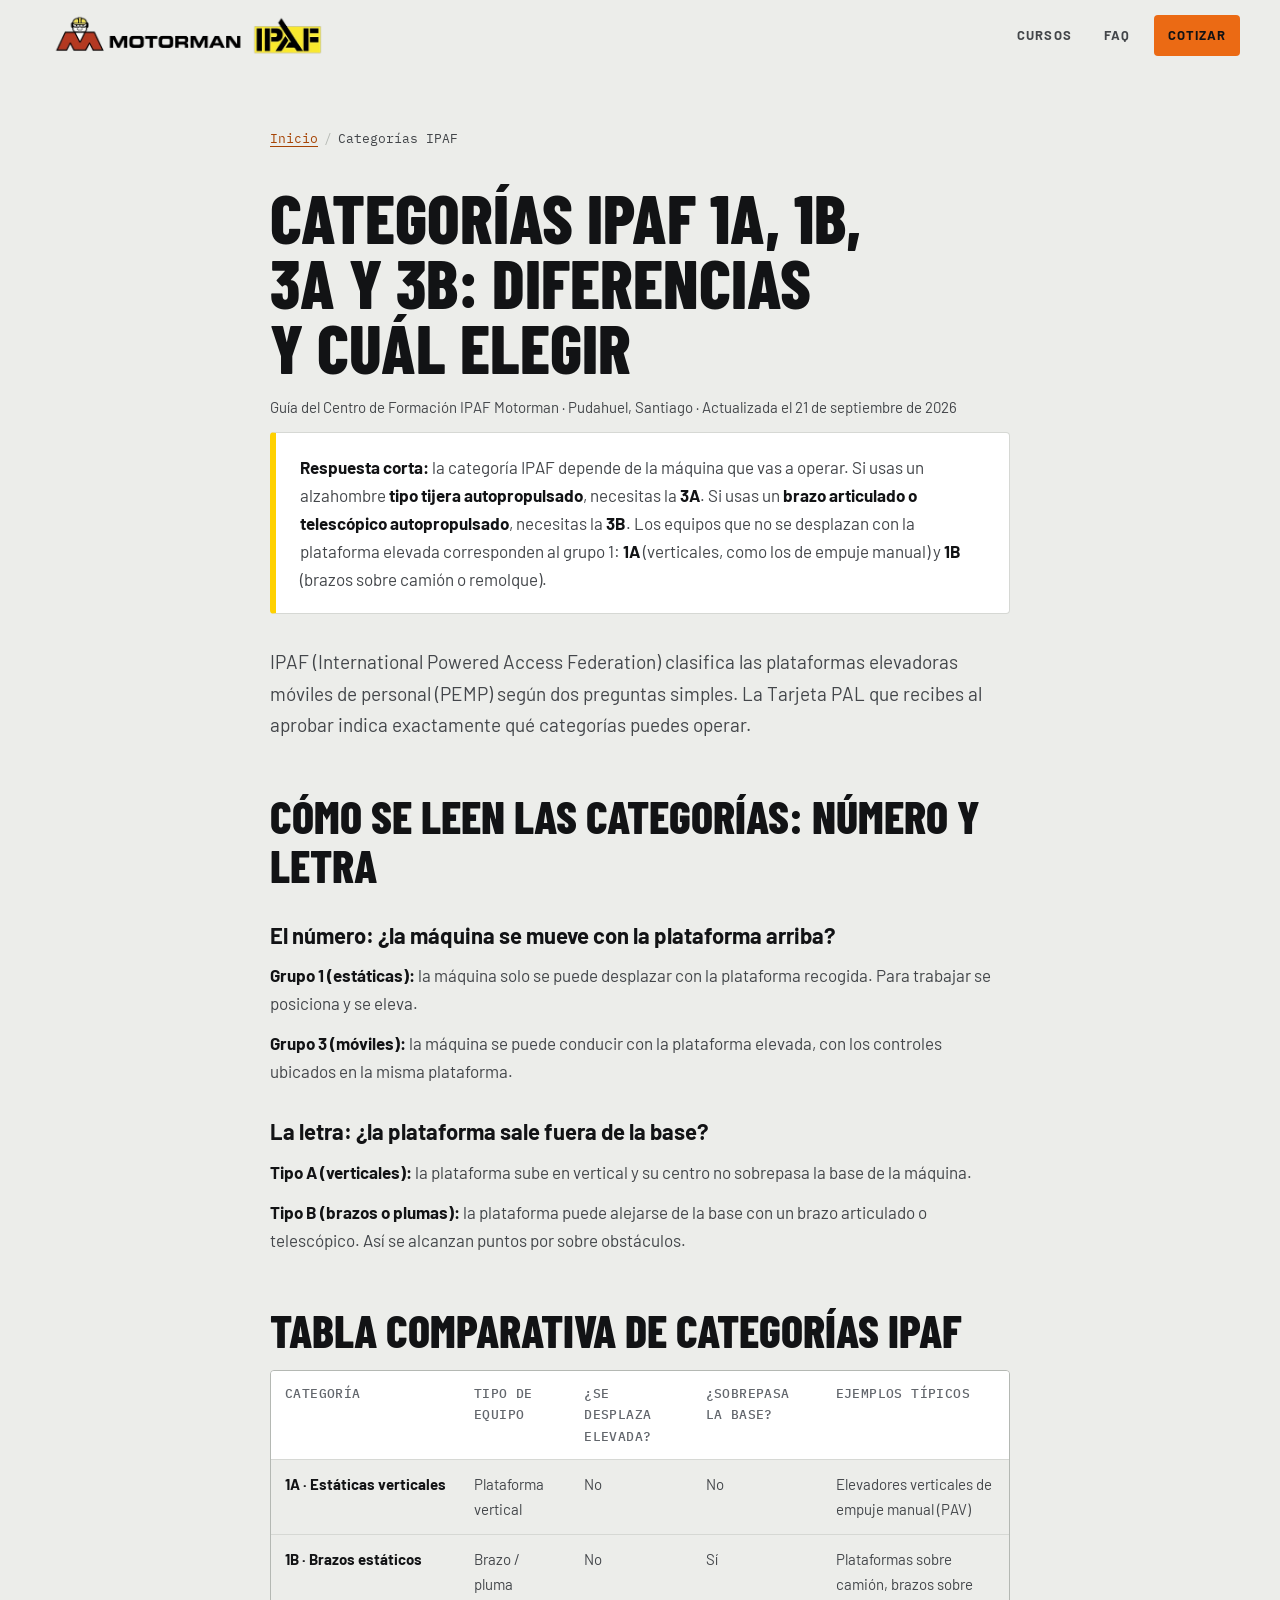
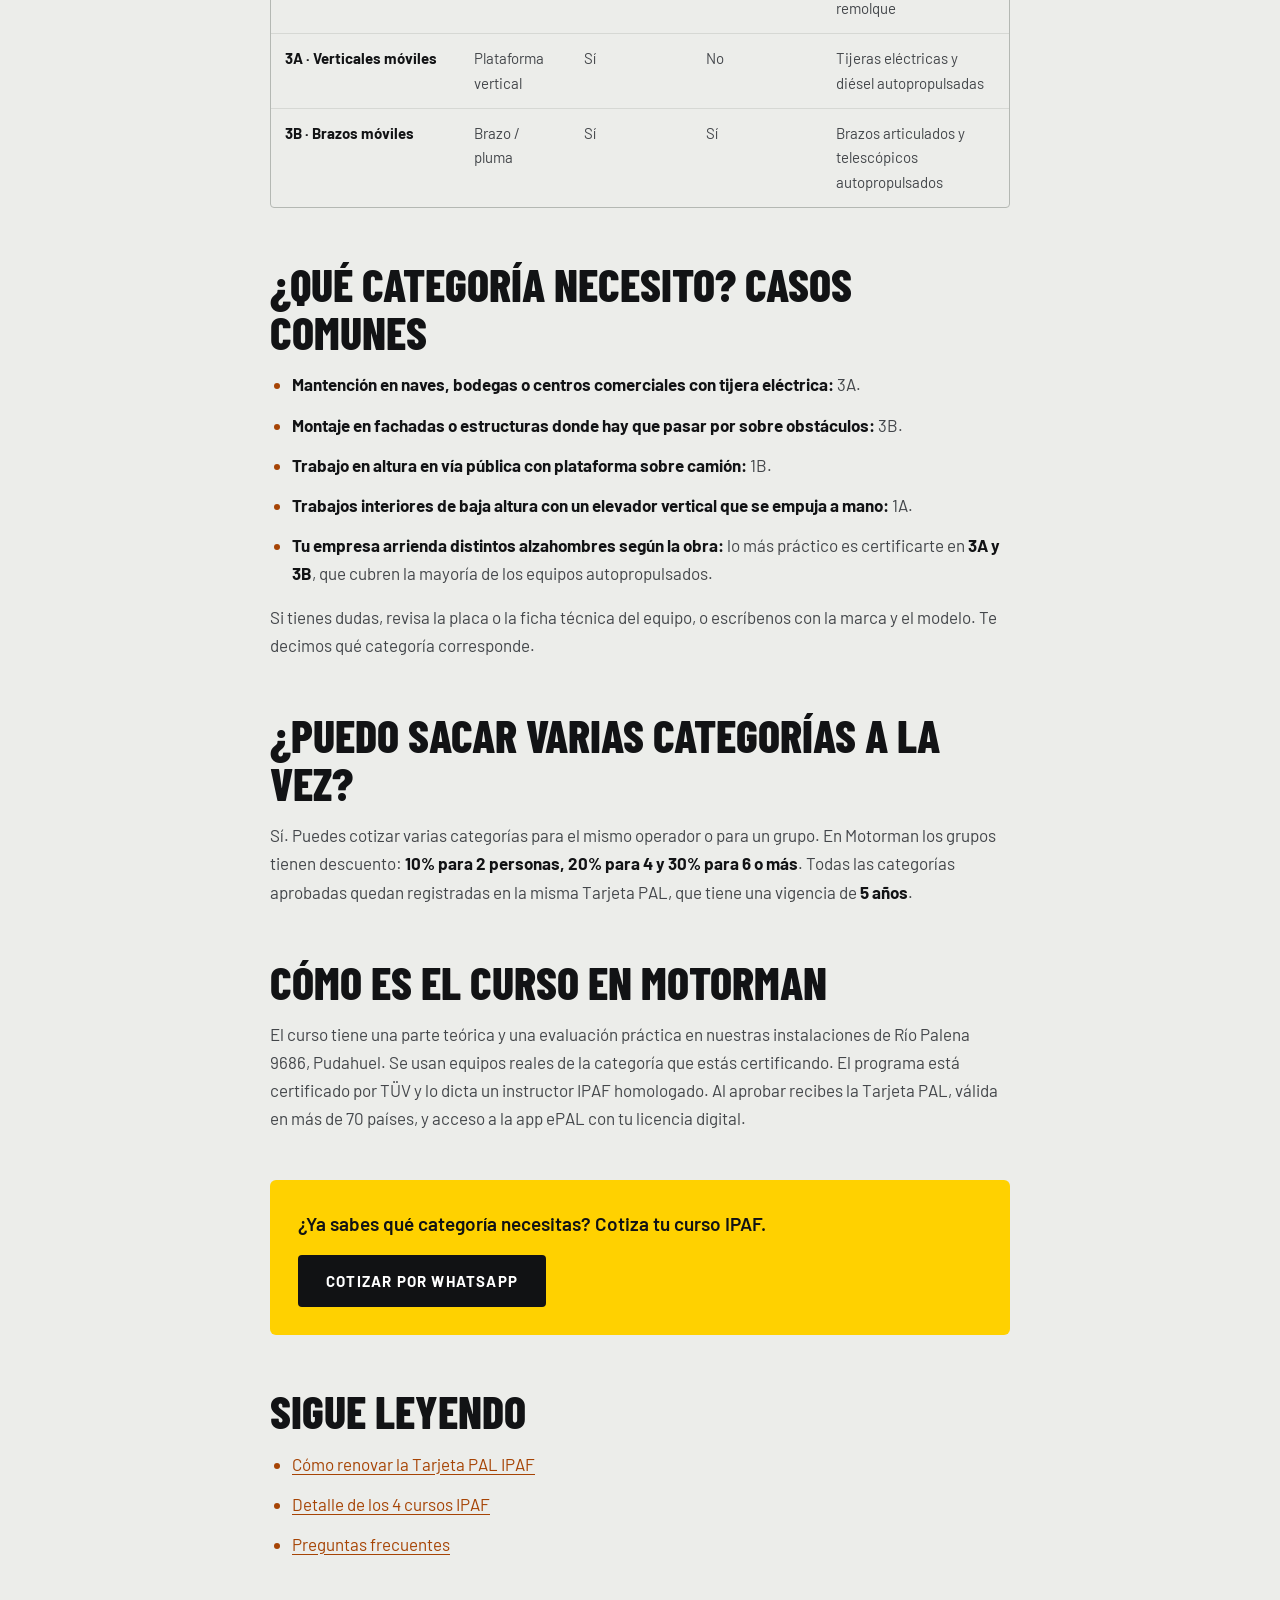
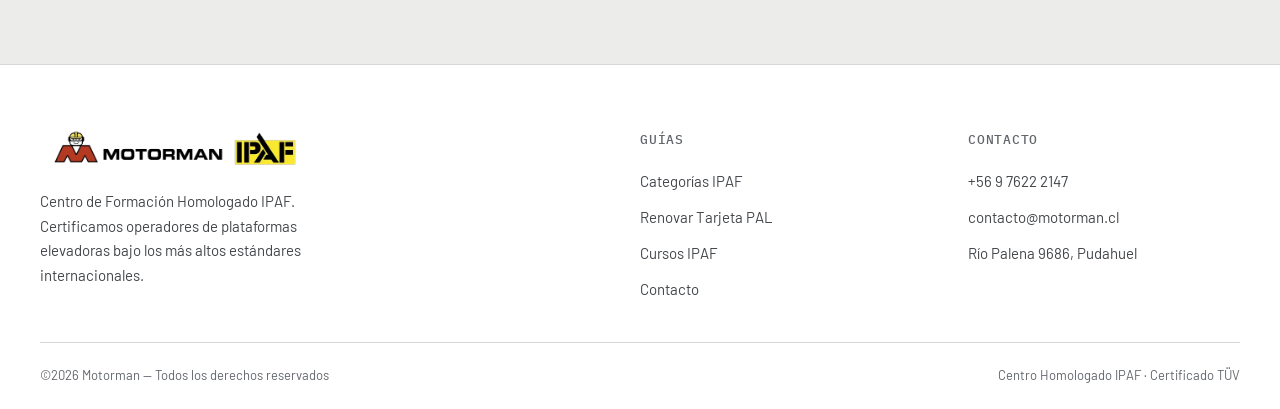
<file: guias/categorias-ipaf/index.html>
<!DOCTYPE html>
<html lang="es-CL">
<head>
<meta charset="utf-8">
<meta name="viewport" content="width=device-width, initial-scale=1">

<title>Categorías IPAF 1A, 1B, 3A y 3B: cuál elegir · Motorman</title>
<meta name="description" content="Diferencias entre las categorías IPAF 1A, 1B, 3A y 3B: qué alzahombre cubre cada una (tijera, brazo articulado, sobre camión) y cómo elegir tu curso.">
<meta name="robots" content="index, follow, max-image-preview:large, max-snippet:-1">
<meta name="author" content="Motorman IPAF">
<meta name="theme-color" content="#ecedea">
<link rel="canonical" href="https://ipaf.cl/guias/categorias-ipaf/">

<meta property="og:type" content="article">
<meta property="og:title" content="Categorías IPAF 1A, 1B, 3A y 3B: diferencias y cuál elegir">
<meta property="og:description" content="Qué plataforma elevadora cubre cada categoría IPAF y cómo elegir el curso correcto para tu alzahombre.">
<meta property="og:image" content="https://ipaf.cl/img/banner/og-ipaf-motorman.jpg">
<meta property="og:image:width" content="1200">
<meta property="og:image:height" content="630">
<meta property="og:url" content="https://ipaf.cl/guias/categorias-ipaf/">
<meta property="og:locale" content="es_CL">
<meta property="og:site_name" content="Motorman IPAF">
<meta name="twitter:card" content="summary_large_image">

<link rel="icon" type="image/png" sizes="32x32" href="/img/logo/logo-ipaf-32.png">
<link rel="icon" type="image/png" sizes="192x192" href="/img/logo/logo-ipaf-192.png">
<link rel="apple-touch-icon" href="/img/logo/logo-ipaf-192.png">

<link rel="preconnect" href="https://fonts.googleapis.com">
<link rel="preconnect" href="https://fonts.gstatic.com" crossorigin>
<link rel="stylesheet" href="https://fonts.googleapis.com/css2?family=Barlow+Condensed:wght@600;700;800&family=Barlow:ital,wght@0,400;0,500;0,600;0,700;1,400&family=IBM+Plex+Mono:wght@500&display=swap">
<link rel="stylesheet" href="https://fonts.googleapis.com/icon?family=Material+Icons" media="print" onload="this.media='all'">
<noscript><link rel="stylesheet" href="https://fonts.googleapis.com/icon?family=Material+Icons"></noscript>

<!-- ===== GOOGLE TAG MANAGER + GA4 (igual que la home) ===== -->
<script>(function(w,d,s,l,i){w[l]=w[l]||[];w[l].push({'gtm.start':
new Date().getTime(),event:'gtm.js'});var f=d.getElementsByTagName(s)[0],
j=d.createElement(s),dl=l!='dataLayer'?'&l='+l:'';j.async=true;j.src=
'https://www.googletagmanager.com/gtm.js?id='+i+dl;f.parentNode.insertBefore(j,f);
})(window,document,'script','dataLayer','GTM-T5NBWGFS');</script>
<script async src="https://www.googletagmanager.com/gtag/js?id=G-RLBTQGY7ZK"></script>
<script>
window.dataLayer = window.dataLayer || [];
function gtag(){dataLayer.push(arguments);}
gtag('js', new Date());
gtag('config', 'G-RLBTQGY7ZK');
</script>

<link rel="stylesheet" href="/styles.css?v=9">

<script type="application/ld+json">
{
  "@context": "https://schema.org",
  "@graph": [
    {
      "@type": "Article",
      "@id": "https://ipaf.cl/guias/categorias-ipaf/#article",
      "headline": "Categorías IPAF 1A, 1B, 3A y 3B: diferencias y cuál elegir",
      "description": "Diferencias entre las categorías IPAF 1A, 1B, 3A y 3B: qué alzahombre cubre cada una y cómo elegir tu curso.",
      "image": "https://ipaf.cl/img/banner/og-ipaf-motorman.jpg",
      "inLanguage": "es-CL",
      "datePublished": "2026-09-21",
      "dateModified": "2026-09-21",
      "mainEntityOfPage": "https://ipaf.cl/guias/categorias-ipaf/",
      "author": { "@id": "https://ipaf.cl/#centro" },
      "publisher": { "@id": "https://www.motorman.cl/#organization" },
      "about": [
        { "@id": "https://ipaf.cl/#curso-1a" },
        { "@id": "https://ipaf.cl/#curso-1b" },
        { "@id": "https://ipaf.cl/#curso-3a" },
        { "@id": "https://ipaf.cl/#curso-3b" }
      ]
    },
    {
      "@type": "BreadcrumbList",
      "itemListElement": [
        { "@type": "ListItem", "position": 1, "name": "Inicio", "item": "https://ipaf.cl/" },
        { "@type": "ListItem", "position": 2, "name": "Categorías IPAF", "item": "https://ipaf.cl/guias/categorias-ipaf/" }
      ]
    }
  ]
}
</script>
</head>

<body class="light">
<!-- Tema claro por defecto; si el visitante eligió oscuro, se respeta -->
<script>try{if(localStorage.getItem('ipaf-theme')==='dark')document.body.classList.remove('light')}catch(e){}</script>

<header id="header" class="guia-header">
  <a href="/" class="header-logo" aria-label="Motorman IPAF — Inicio">
    <img class="logo-dark"  src="/img/logo/logo-motorman-ipaf-oscuro.webp" alt="Motorman — Centro Homologado IPAF Chile" width="337" height="50">
    <img class="logo-light" src="/img/logo/logo-motorman-ipaf-claro.webp" alt="Motorman — Centro Homologado IPAF Chile" width="337" height="50">
  </a>
  <nav class="guia-header-links" aria-label="Navegación">
    <a href="/#cursos">Cursos</a>
    <a href="/#faq">FAQ</a>
    <a href="https://wa.me/56976222147?text=Hola,%20quiero%20saber%20qu%C3%A9%20categor%C3%ADa%20IPAF%20necesito" target="_blank" rel="noopener" class="guia-cta">Cotizar</a>
  </nav>
</header>

<main class="guia">
  <article class="container">
    <nav class="guia-breadcrumb" aria-label="Ruta de navegación">
      <ol>
        <li><a href="/">Inicio</a></li>
        <li aria-current="page">Categorías IPAF</li>
      </ol>
    </nav>

    <h1>Categorías IPAF 1A, 1B, 3A y 3B: diferencias y cuál elegir</h1>
    <p class="guia-meta">Guía del Centro de Formación IPAF Motorman · Pudahuel, Santiago · Actualizada el 21 de septiembre de 2026</p>

    <div class="guia-resumen">
      <p><strong>Respuesta corta:</strong> la categoría IPAF depende de la máquina que vas a operar. Si usas un alzahombre <strong>tipo tijera autopropulsado</strong>, necesitas la <strong>3A</strong>. Si usas un <strong>brazo articulado o telescópico autopropulsado</strong>, necesitas la <strong>3B</strong>. Los equipos que no se desplazan con la plataforma elevada corresponden al grupo 1: <strong>1A</strong> (verticales, como los de empuje manual) y <strong>1B</strong> (brazos sobre camión o remolque).</p>
    </div>

    <p class="guia-lead">IPAF (International Powered Access Federation) clasifica las plataformas elevadoras móviles de personal (PEMP) según dos preguntas simples. La Tarjeta PAL que recibes al aprobar indica exactamente qué categorías puedes operar.</p>

    <h2>Cómo se leen las categorías: número y letra</h2>
    <h3>El número: ¿la máquina se mueve con la plataforma arriba?</h3>
    <p><strong>Grupo 1 (estáticas):</strong> la máquina solo se puede desplazar con la plataforma recogida. Para trabajar se posiciona y se eleva.</p>
    <p><strong>Grupo 3 (móviles):</strong> la máquina se puede conducir con la plataforma elevada, con los controles ubicados en la misma plataforma.</p>

    <h3>La letra: ¿la plataforma sale fuera de la base?</h3>
    <p><strong>Tipo A (verticales):</strong> la plataforma sube en vertical y su centro no sobrepasa la base de la máquina.</p>
    <p><strong>Tipo B (brazos o plumas):</strong> la plataforma puede alejarse de la base con un brazo articulado o telescópico. Así se alcanzan puntos por sobre obstáculos.</p>

    <h2>Tabla comparativa de categorías IPAF</h2>
    <div class="guia-tabla">
      <table>
        <thead>
          <tr><th>Categoría</th><th>Tipo de equipo</th><th>¿Se desplaza elevada?</th><th>¿Sobrepasa la base?</th><th>Ejemplos típicos</th></tr>
        </thead>
        <tbody>
          <tr><td>1A · Estáticas verticales</td><td>Plataforma vertical</td><td>No</td><td>No</td><td>Elevadores verticales de empuje manual (PAV)</td></tr>
          <tr><td>1B · Brazos estáticos</td><td>Brazo / pluma</td><td>No</td><td>Sí</td><td>Plataformas sobre camión, brazos sobre remolque</td></tr>
          <tr><td>3A · Verticales móviles</td><td>Plataforma vertical</td><td>Sí</td><td>No</td><td>Tijeras eléctricas y diésel autopropulsadas</td></tr>
          <tr><td>3B · Brazos móviles</td><td>Brazo / pluma</td><td>Sí</td><td>Sí</td><td>Brazos articulados y telescópicos autopropulsados</td></tr>
        </tbody>
      </table>
    </div>

    <h2>¿Qué categoría necesito? Casos comunes</h2>
    <ul>
      <li><strong>Mantención en naves, bodegas o centros comerciales con tijera eléctrica:</strong> 3A.</li>
      <li><strong>Montaje en fachadas o estructuras donde hay que pasar por sobre obstáculos:</strong> 3B.</li>
      <li><strong>Trabajo en altura en vía pública con plataforma sobre camión:</strong> 1B.</li>
      <li><strong>Trabajos interiores de baja altura con un elevador vertical que se empuja a mano:</strong> 1A.</li>
      <li><strong>Tu empresa arrienda distintos alzahombres según la obra:</strong> lo más práctico es certificarte en <strong>3A y 3B</strong>, que cubren la mayoría de los equipos autopropulsados.</li>
    </ul>
    <p>Si tienes dudas, revisa la placa o la ficha técnica del equipo, o escríbenos con la marca y el modelo. Te decimos qué categoría corresponde.</p>

    <h2>¿Puedo sacar varias categorías a la vez?</h2>
    <p>Sí. Puedes cotizar varias categorías para el mismo operador o para un grupo. En Motorman los grupos tienen descuento: <strong>10% para 2 personas, 20% para 4 y 30% para 6 o más</strong>. Todas las categorías aprobadas quedan registradas en la misma Tarjeta PAL, que tiene una vigencia de <strong>5 años</strong>.</p>

    <h2>Cómo es el curso en Motorman</h2>
    <p>El curso tiene una parte teórica y una evaluación práctica en nuestras instalaciones de Río Palena 9686, Pudahuel. Se usan equipos reales de la categoría que estás certificando. El programa está certificado por TÜV y lo dicta un instructor IPAF homologado. Al aprobar recibes la Tarjeta PAL, válida en más de 70 países, y acceso a la app ePAL con tu licencia digital.</p>

    <div class="guia-cta-box">
      <p>¿Ya sabes qué categoría necesitas? Cotiza tu curso IPAF.</p>
      <a href="https://wa.me/56976222147?text=Hola,%20quiero%20cotizar%20un%20curso%20IPAF" target="_blank" rel="noopener" class="btn-primary-gold">Cotizar por WhatsApp</a>
    </div>

    <div class="guia-relacionadas">
      <h2>Sigue leyendo</h2>
      <ul>
        <li><a href="/guias/renovar-tarjeta-pal/">Cómo renovar la Tarjeta PAL IPAF</a></li>
        <li><a href="/#cursos">Detalle de los 4 cursos IPAF</a></li>
        <li><a href="/#faq">Preguntas frecuentes</a></li>
      </ul>
    </div>
  </article>
</main>

<footer>
  <div class="container">
    <div class="footer-inner">
      <div>
        <img src="/img/logo/logo-motorman-ipaf-oscuro.webp" alt="Motorman IPAF" class="footer-logo footer-logo-dark" width="296" height="44" loading="lazy">
        <img src="/img/logo/logo-motorman-ipaf-claro.webp" alt="Motorman IPAF" class="footer-logo footer-logo-light" width="296" height="44" loading="lazy">
        <p class="footer-about">Centro de Formación Homologado IPAF. Certificamos operadores de plataformas elevadoras bajo los más altos estándares internacionales.</p>
      </div>
      <div>
        <div class="footer-links-title">Guías</div>
        <ul class="footer-links">
          <li><a href="/guias/categorias-ipaf/">Categorías IPAF</a></li>
          <li><a href="/guias/renovar-tarjeta-pal/">Renovar Tarjeta PAL</a></li>
          <li><a href="/#cursos">Cursos IPAF</a></li>
          <li><a href="/#contact">Contacto</a></li>
        </ul>
      </div>
      <div>
        <div class="footer-links-title">Contacto</div>
        <ul class="footer-links">
          <li><a href="https://wa.me/56976222147" target="_blank" rel="noopener">+56 9 7622 2147</a></li>
          <li><a href="mailto:contacto@motorman.cl">contacto@motorman.cl</a></li>
          <li><a href="https://www.google.com/maps/dir/?api=1&amp;destination=Rio+Palena+9686,+Pudahuel,+Santiago,+Chile" target="_blank" rel="noopener">Río Palena 9686, Pudahuel</a></li>
        </ul>
      </div>
    </div>
    <div class="footer-bottom">
      <span class="footer-copyright">©2026 Motorman — Todos los derechos reservados</span>
      <span class="footer-copyright">Centro Homologado IPAF · Certificado TÜV</span>
    </div>
  </div>
</footer>

</body>
</html>
</file>
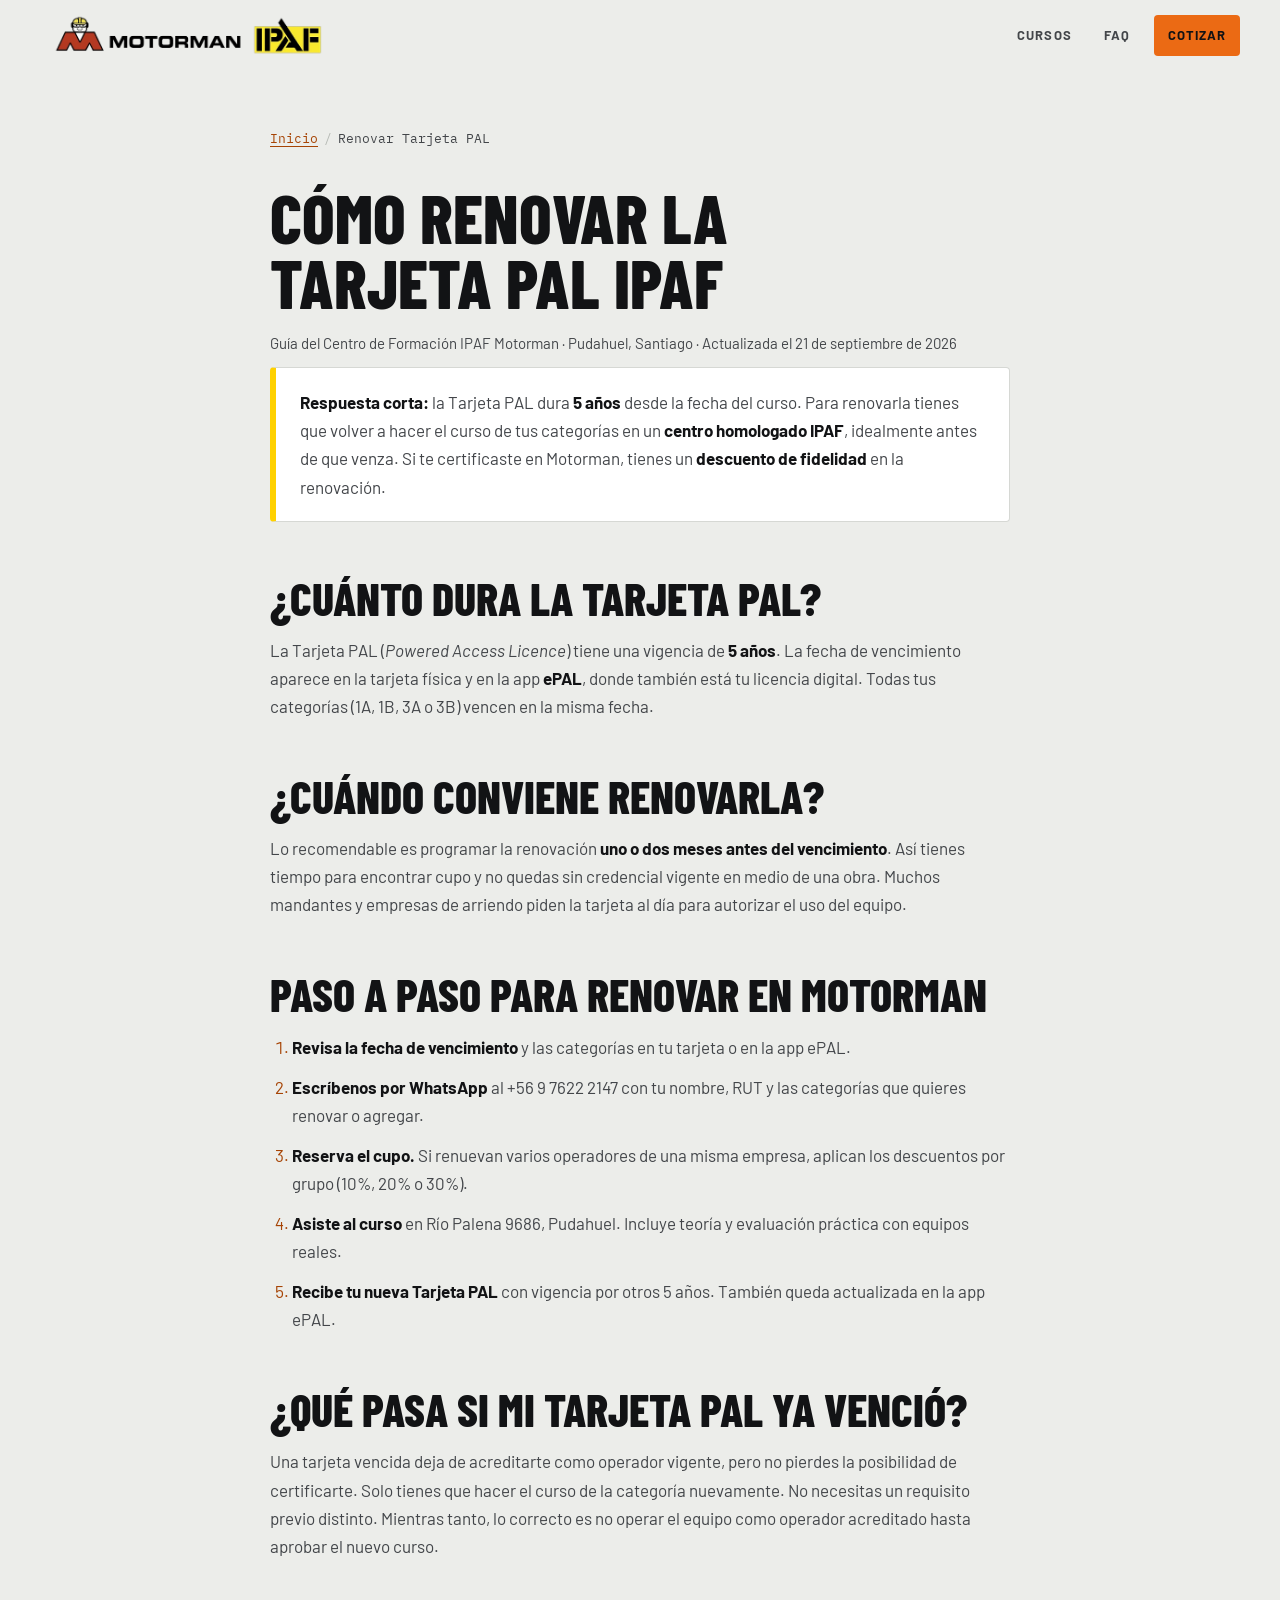
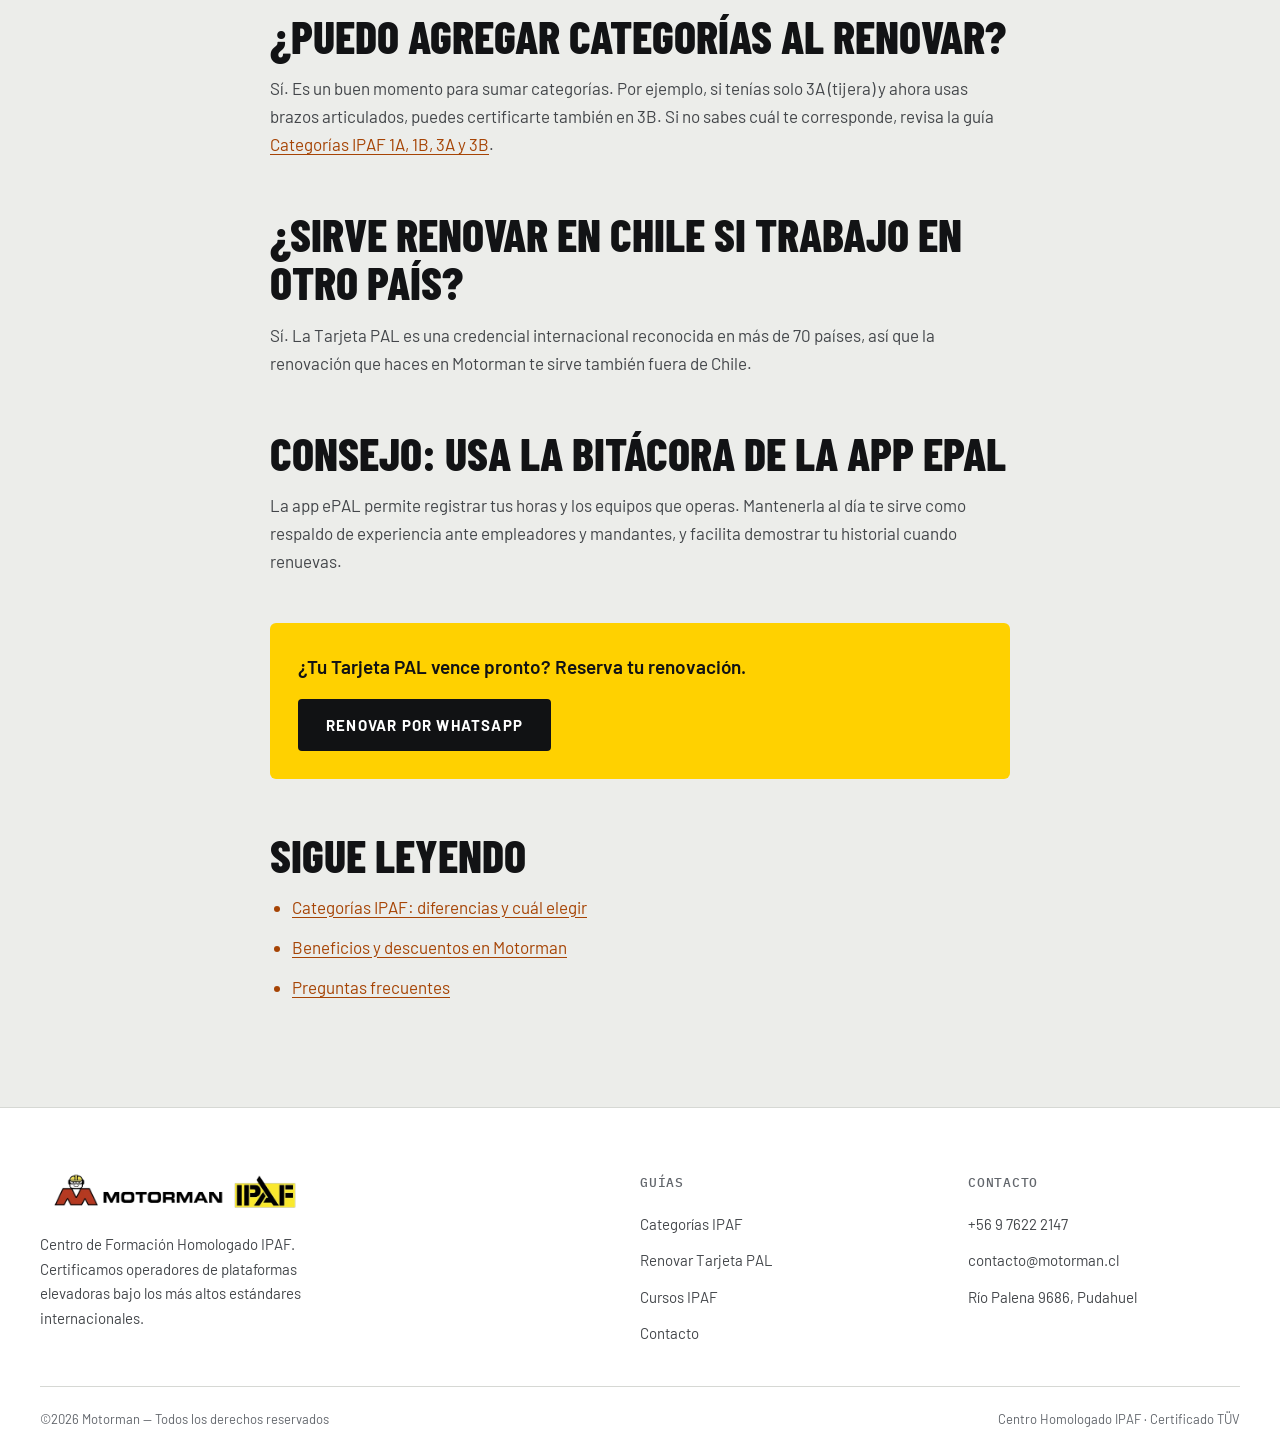
<file: guias/renovar-tarjeta-pal/index.html>
<!DOCTYPE html>
<html lang="es-CL">
<head>
<meta charset="utf-8">
<meta name="viewport" content="width=device-width, initial-scale=1">

<title>Cómo renovar la Tarjeta PAL IPAF en Chile · Motorman</title>
<meta name="description" content="Cómo renovar la Tarjeta PAL IPAF: vigencia de 5 años, cuándo hacerlo, qué pasa si venció y cómo es el curso de renovación en Motorman, Santiago.">
<meta name="robots" content="index, follow, max-image-preview:large, max-snippet:-1">
<meta name="author" content="Motorman IPAF">
<meta name="theme-color" content="#ecedea">
<link rel="canonical" href="https://ipaf.cl/guias/renovar-tarjeta-pal/">

<meta property="og:type" content="article">
<meta property="og:title" content="Cómo renovar la Tarjeta PAL IPAF">
<meta property="og:description" content="Vigencia, plazos y pasos para renovar tu Tarjeta PAL con un centro homologado IPAF en Santiago.">
<meta property="og:image" content="https://ipaf.cl/img/banner/og-ipaf-motorman.jpg">
<meta property="og:image:width" content="1200">
<meta property="og:image:height" content="630">
<meta property="og:url" content="https://ipaf.cl/guias/renovar-tarjeta-pal/">
<meta property="og:locale" content="es_CL">
<meta property="og:site_name" content="Motorman IPAF">
<meta name="twitter:card" content="summary_large_image">

<link rel="icon" type="image/png" sizes="32x32" href="/img/logo/logo-ipaf-32.png">
<link rel="icon" type="image/png" sizes="192x192" href="/img/logo/logo-ipaf-192.png">
<link rel="apple-touch-icon" href="/img/logo/logo-ipaf-192.png">

<link rel="preconnect" href="https://fonts.googleapis.com">
<link rel="preconnect" href="https://fonts.gstatic.com" crossorigin>
<link rel="stylesheet" href="https://fonts.googleapis.com/css2?family=Barlow+Condensed:wght@600;700;800&family=Barlow:ital,wght@0,400;0,500;0,600;0,700;1,400&family=IBM+Plex+Mono:wght@500&display=swap">
<link rel="stylesheet" href="https://fonts.googleapis.com/icon?family=Material+Icons" media="print" onload="this.media='all'">
<noscript><link rel="stylesheet" href="https://fonts.googleapis.com/icon?family=Material+Icons"></noscript>

<!-- ===== GOOGLE TAG MANAGER + GA4 (igual que la home) ===== -->
<script>(function(w,d,s,l,i){w[l]=w[l]||[];w[l].push({'gtm.start':
new Date().getTime(),event:'gtm.js'});var f=d.getElementsByTagName(s)[0],
j=d.createElement(s),dl=l!='dataLayer'?'&l='+l:'';j.async=true;j.src=
'https://www.googletagmanager.com/gtm.js?id='+i+dl;f.parentNode.insertBefore(j,f);
})(window,document,'script','dataLayer','GTM-T5NBWGFS');</script>
<script async src="https://www.googletagmanager.com/gtag/js?id=G-RLBTQGY7ZK"></script>
<script>
window.dataLayer = window.dataLayer || [];
function gtag(){dataLayer.push(arguments);}
gtag('js', new Date());
gtag('config', 'G-RLBTQGY7ZK');
</script>

<link rel="stylesheet" href="/styles.css?v=9">

<script type="application/ld+json">
{
  "@context": "https://schema.org",
  "@graph": [
    {
      "@type": "Article",
      "@id": "https://ipaf.cl/guias/renovar-tarjeta-pal/#article",
      "headline": "Cómo renovar la Tarjeta PAL IPAF",
      "description": "Vigencia de la Tarjeta PAL, cuándo renovarla, qué pasa si venció y cómo es el curso de renovación en Motorman.",
      "image": "https://ipaf.cl/img/banner/og-ipaf-motorman.jpg",
      "inLanguage": "es-CL",
      "datePublished": "2026-09-21",
      "dateModified": "2026-09-21",
      "mainEntityOfPage": "https://ipaf.cl/guias/renovar-tarjeta-pal/",
      "author": { "@id": "https://ipaf.cl/#centro" },
      "publisher": { "@id": "https://www.motorman.cl/#organization" },
      "about": { "@id": "https://ipaf.cl/#servicio" }
    },
    {
      "@type": "BreadcrumbList",
      "itemListElement": [
        { "@type": "ListItem", "position": 1, "name": "Inicio", "item": "https://ipaf.cl/" },
        { "@type": "ListItem", "position": 2, "name": "Renovar Tarjeta PAL", "item": "https://ipaf.cl/guias/renovar-tarjeta-pal/" }
      ]
    }
  ]
}
</script>
</head>

<body class="light">
<!-- Tema claro por defecto; si el visitante eligió oscuro, se respeta -->
<script>try{if(localStorage.getItem('ipaf-theme')==='dark')document.body.classList.remove('light')}catch(e){}</script>

<header id="header" class="guia-header">
  <a href="/" class="header-logo" aria-label="Motorman IPAF — Inicio">
    <img class="logo-dark"  src="/img/logo/logo-motorman-ipaf-oscuro.webp" alt="Motorman — Centro Homologado IPAF Chile" width="337" height="50">
    <img class="logo-light" src="/img/logo/logo-motorman-ipaf-claro.webp" alt="Motorman — Centro Homologado IPAF Chile" width="337" height="50">
  </a>
  <nav class="guia-header-links" aria-label="Navegación">
    <a href="/#cursos">Cursos</a>
    <a href="/#faq">FAQ</a>
    <a href="https://wa.me/56976222147?text=Hola,%20quiero%20renovar%20mi%20Tarjeta%20PAL" target="_blank" rel="noopener" class="guia-cta">Cotizar</a>
  </nav>
</header>

<main class="guia">
  <article class="container">
    <nav class="guia-breadcrumb" aria-label="Ruta de navegación">
      <ol>
        <li><a href="/">Inicio</a></li>
        <li aria-current="page">Renovar Tarjeta PAL</li>
      </ol>
    </nav>

    <h1>Cómo renovar la Tarjeta PAL IPAF</h1>
    <p class="guia-meta">Guía del Centro de Formación IPAF Motorman · Pudahuel, Santiago · Actualizada el 21 de septiembre de 2026</p>

    <div class="guia-resumen">
      <p><strong>Respuesta corta:</strong> la Tarjeta PAL dura <strong>5 años</strong> desde la fecha del curso. Para renovarla tienes que volver a hacer el curso de tus categorías en un <strong>centro homologado IPAF</strong>, idealmente antes de que venza. Si te certificaste en Motorman, tienes un <strong>descuento de fidelidad</strong> en la renovación.</p>
    </div>

    <h2>¿Cuánto dura la Tarjeta PAL?</h2>
    <p>La Tarjeta PAL (<em>Powered Access Licence</em>) tiene una vigencia de <strong>5 años</strong>. La fecha de vencimiento aparece en la tarjeta física y en la app <strong>ePAL</strong>, donde también está tu licencia digital. Todas tus categorías (1A, 1B, 3A o 3B) vencen en la misma fecha.</p>

    <h2>¿Cuándo conviene renovarla?</h2>
    <p>Lo recomendable es programar la renovación <strong>uno o dos meses antes del vencimiento</strong>. Así tienes tiempo para encontrar cupo y no quedas sin credencial vigente en medio de una obra. Muchos mandantes y empresas de arriendo piden la tarjeta al día para autorizar el uso del equipo.</p>

    <h2>Paso a paso para renovar en Motorman</h2>
    <ol class="guia-pasos">
      <li><strong>Revisa la fecha de vencimiento</strong> y las categorías en tu tarjeta o en la app ePAL.</li>
      <li><strong>Escríbenos por WhatsApp</strong> al +56 9 7622 2147 con tu nombre, RUT y las categorías que quieres renovar o agregar.</li>
      <li><strong>Reserva el cupo.</strong> Si renuevan varios operadores de una misma empresa, aplican los descuentos por grupo (10%, 20% o 30%).</li>
      <li><strong>Asiste al curso</strong> en Río Palena 9686, Pudahuel. Incluye teoría y evaluación práctica con equipos reales.</li>
      <li><strong>Recibe tu nueva Tarjeta PAL</strong> con vigencia por otros 5 años. También queda actualizada en la app ePAL.</li>
    </ol>

    <h2>¿Qué pasa si mi Tarjeta PAL ya venció?</h2>
    <p>Una tarjeta vencida deja de acreditarte como operador vigente, pero no pierdes la posibilidad de certificarte. Solo tienes que hacer el curso de la categoría nuevamente. No necesitas un requisito previo distinto. Mientras tanto, lo correcto es no operar el equipo como operador acreditado hasta aprobar el nuevo curso.</p>

    <h2>¿Puedo agregar categorías al renovar?</h2>
    <p>Sí. Es un buen momento para sumar categorías. Por ejemplo, si tenías solo 3A (tijera) y ahora usas brazos articulados, puedes certificarte también en 3B. Si no sabes cuál te corresponde, revisa la guía <a href="/guias/categorias-ipaf/">Categorías IPAF 1A, 1B, 3A y 3B</a>.</p>

    <h2>¿Sirve renovar en Chile si trabajo en otro país?</h2>
    <p>Sí. La Tarjeta PAL es una credencial internacional reconocida en más de 70 países, así que la renovación que haces en Motorman te sirve también fuera de Chile.</p>

    <h2>Consejo: usa la bitácora de la app ePAL</h2>
    <p>La app ePAL permite registrar tus horas y los equipos que operas. Mantenerla al día te sirve como respaldo de experiencia ante empleadores y mandantes, y facilita demostrar tu historial cuando renuevas.</p>

    <div class="guia-cta-box">
      <p>¿Tu Tarjeta PAL vence pronto? Reserva tu renovación.</p>
      <a href="https://wa.me/56976222147?text=Hola,%20quiero%20renovar%20mi%20Tarjeta%20PAL" target="_blank" rel="noopener" class="btn-primary-gold">Renovar por WhatsApp</a>
    </div>

    <div class="guia-relacionadas">
      <h2>Sigue leyendo</h2>
      <ul>
        <li><a href="/guias/categorias-ipaf/">Categorías IPAF: diferencias y cuál elegir</a></li>
        <li><a href="/#beneficios">Beneficios y descuentos en Motorman</a></li>
        <li><a href="/#faq">Preguntas frecuentes</a></li>
      </ul>
    </div>
  </article>
</main>

<footer>
  <div class="container">
    <div class="footer-inner">
      <div>
        <img src="/img/logo/logo-motorman-ipaf-oscuro.webp" alt="Motorman IPAF" class="footer-logo footer-logo-dark" width="296" height="44" loading="lazy">
        <img src="/img/logo/logo-motorman-ipaf-claro.webp" alt="Motorman IPAF" class="footer-logo footer-logo-light" width="296" height="44" loading="lazy">
        <p class="footer-about">Centro de Formación Homologado IPAF. Certificamos operadores de plataformas elevadoras bajo los más altos estándares internacionales.</p>
      </div>
      <div>
        <div class="footer-links-title">Guías</div>
        <ul class="footer-links">
          <li><a href="/guias/categorias-ipaf/">Categorías IPAF</a></li>
          <li><a href="/guias/renovar-tarjeta-pal/">Renovar Tarjeta PAL</a></li>
          <li><a href="/#cursos">Cursos IPAF</a></li>
          <li><a href="/#contact">Contacto</a></li>
        </ul>
      </div>
      <div>
        <div class="footer-links-title">Contacto</div>
        <ul class="footer-links">
          <li><a href="https://wa.me/56976222147" target="_blank" rel="noopener">+56 9 7622 2147</a></li>
          <li><a href="mailto:contacto@motorman.cl">contacto@motorman.cl</a></li>
          <li><a href="https://www.google.com/maps/dir/?api=1&amp;destination=Rio+Palena+9686,+Pudahuel,+Santiago,+Chile" target="_blank" rel="noopener">Río Palena 9686, Pudahuel</a></li>
        </ul>
      </div>
    </div>
    <div class="footer-bottom">
      <span class="footer-copyright">©2026 Motorman — Todos los derechos reservados</span>
      <span class="footer-copyright">Centro Homologado IPAF · Certificado TÜV</span>
    </div>
  </div>
</footer>

</body>
</html>
</file>
<file: styles.css>
/* =========================================================================
   MOTORMAN IPAF — STYLESHEET
   Dirección visual: señalética industrial de obra.
   - Barlow Condensed (display): nace de la señalética vial; titulares en mayúsculas.
   - Barlow (texto) + IBM Plex Mono (rótulos tipo placa técnica de la máquina).
   - Amarillo seguridad IPAF + naranja Motorman como rellenos sólidos, siempre con
     texto casi negro encima (como un letrero de obra). Sin gradientes ni brillos.
   - Elemento firma: el selector de cursos es la matriz real de IPAF
     (número = ¿se desplaza elevada? · letra = ¿sobrepasa la base?).
   Tema oscuro por defecto; body.light activa el tema claro (hormigón).
   ========================================================================= */

/* =========================================
   TOKENS
   ========================================= */
:root {
  /* ---- Color: tema oscuro (asfalto) ---- */
  --bg:          #151618;
  --surface:     #1c1e21;
  --surface-2:   #24272b;
  --line:        #2f3237;
  --line-strong: #464a50;
  --text:        #c3c6ca;
  --text-strong: #f3f3f0;
  --muted:       #9095a0;
  --accent-text: #ffd100;   /* rótulos y enlaces: amarillo sobre oscuro */

  /* ---- Color de marca (igual en ambos temas) ---- */
  --signal:      #ffd100;   /* amarillo seguridad / IPAF */
  --orange:      #eb6a14;   /* naranja Motorman */
  --orange-hover:#ff7d26;
  --ink:         #111214;   /* texto sobre rellenos de color */
  --wsp:         #25d366;
  --wsp-hover:   #3ee07a;
  --hazard: repeating-linear-gradient(-45deg, var(--signal) 0 14px, var(--ink) 14px 28px);

  /* ---- Alias heredados (los usan las guías y estilos antiguos) ---- */
  --gold: var(--accent-text);
  --dark: var(--bg);
  --dark2: var(--surface);
  --dark3: var(--surface-2);
  --white: var(--text-strong);
  --text-light: var(--text-strong);
  --gradient: var(--orange);

  /* ---- Forma ---- */
  --radius: 6px;
  --radius-sm: 4px;
  --header-h: 72px;
  --shadow-card: 0 18px 40px rgba(0,0,0,0.35);
  --ease: cubic-bezier(0.2, 0.7, 0.2, 1);
  --transition: 0.2s var(--ease);

  /* ---- Tipografía ---- */
  --font-display: 'Barlow Condensed', 'Arial Narrow', sans-serif;
  --font-body: 'Barlow', -apple-system, BlinkMacSystemFont, 'Segoe UI', Roboto, sans-serif;
  --font-mono: 'IBM Plex Mono', ui-monospace, 'SFMono-Regular', Consolas, monospace;

  /* Escala fluida (móvil ↔ desktop) */
  --fs-xs:   clamp(0.75rem, 0.72rem + 0.15vw, 0.8125rem);
  --fs-sm:   clamp(0.875rem, 0.84rem + 0.18vw, 0.9375rem);
  --fs-base: clamp(1rem, 0.96rem + 0.2vw, 1.0625rem);
  --fs-md:   clamp(1.0625rem, 1rem + 0.3vw, 1.1875rem);
  --fs-lg:   clamp(1.1875rem, 1.1rem + 0.45vw, 1.375rem);
  --fs-xl:   clamp(1.5rem, 1.3rem + 0.9vw, 1.875rem);
  --fs-2xl:  clamp(2rem, 1.6rem + 1.9vw, 2.875rem);
  --fs-3xl:  clamp(2.5rem, 1.9rem + 3vw, 4.25rem);
  --fs-4xl:  clamp(3rem, 1.6rem + 4.4vw, 5.25rem);

  --tracking-tight: -0.01em;
  --tracking-normal: 0;
  --tracking-wide: 0.04em;
  --tracking-wider: 0.08em;
  --tracking-widest: 0.14em;

  --lh-tight: 0.95;
  --lh-snug: 1.2;
  --lh-normal: 1.5;
  --lh-relaxed: 1.65;

  --section-y: clamp(64px, 8vw, 120px);

  color-scheme: dark;
}

/* ---- Tema claro (hormigón) ---- */
body.light {
  --bg:          #ecedea;
  --surface:     #ffffff;
  --surface-2:   #f4f5f2;
  --line:        #d6d8d4;
  --line-strong: #b4b8b3;
  --text:        #43464a;
  --text-strong: #121315;
  --muted:       #62666c;
  --accent-text: #a64405;   /* naranja oscuro: el amarillo no se lee sobre claro */
  --shadow-card: 0 18px 40px rgba(20,22,25,0.10);
  color-scheme: light;
}

/* =========================================
   RESET & BASE
   ========================================= */
*, *::before, *::after { box-sizing: border-box; margin: 0; padding: 0; }

html {
  scroll-behavior: smooth;
  scroll-padding-top: calc(var(--header-h) + 8px);
  -webkit-text-size-adjust: 100%;
  text-size-adjust: 100%;
}

@media (prefers-reduced-motion: reduce) {
  html { scroll-behavior: auto; }
  *, *::before, *::after {
    animation-duration: 0.01ms !important;
    animation-iteration-count: 1 !important;
    transition-duration: 0.01ms !important;
  }
}

body {
  font-family: var(--font-body);
  font-size: var(--fs-base);
  line-height: var(--lh-relaxed);
  background: var(--bg);
  color: var(--text);
  overflow-x: clip;
  -webkit-font-smoothing: antialiased;
  -moz-osx-font-smoothing: grayscale;
  -webkit-tap-highlight-color: rgba(255,209,0,0.2);
}
body.nav-open { overflow: hidden; }

a { color: inherit; text-decoration: none; }
img { max-width: 100%; display: block; height: auto; }
button { font: inherit; color: inherit; }

:focus-visible {
  outline: 3px solid var(--signal);
  outline-offset: 3px;
}
body.light :focus-visible { outline-color: var(--ink); }

::selection { background: var(--signal); color: var(--ink); }

.sr-only {
  position: absolute;
  width: 1px; height: 1px;
  padding: 0; margin: -1px;
  overflow: hidden;
  clip: rect(0,0,0,0);
  white-space: nowrap;
  border: 0;
}

.skip-link {
  position: fixed;
  top: 8px; left: 8px;
  z-index: 2000;
  background: var(--signal);
  color: var(--ink);
  font-weight: 700;
  padding: 10px 16px;
  border-radius: var(--radius-sm);
  transform: translateY(-150%);
}
.skip-link:focus { transform: none; }

.mono { font-family: var(--font-mono); font-weight: 500; letter-spacing: 0.02em; }

.text-link {
  color: var(--accent-text);
  text-decoration: underline;
  text-decoration-thickness: 1px;
  text-underline-offset: 3px;
}
.text-link:hover { text-decoration-thickness: 2px; }

.material-icons { font-size: 20px; line-height: 1; }

.container {
  max-width: 1280px;
  margin: 0 auto;
  padding: 0 40px;
}

/* =========================================
   BOTONES
   ========================================= */
.btn-primary-gold,
.btn-reservar,
.btn-submit {
  display: inline-flex;
  align-items: center;
  justify-content: center;
  gap: 10px;
  background: var(--orange);
  color: var(--ink);
  font-family: var(--font-body);
  font-weight: 700;
  font-size: var(--fs-sm);
  letter-spacing: var(--tracking-wider);
  text-transform: uppercase;
  line-height: 1.2;
  padding: 16px 28px;
  min-height: 52px;
  border: 0;
  border-radius: var(--radius-sm);
  cursor: pointer;
  transition: background var(--transition), transform var(--transition);
}
.btn-primary-gold:hover,
.btn-reservar:hover,
.btn-submit:hover { background: var(--orange-hover); color: var(--ink); }
.btn-primary-gold:active,
.btn-reservar:active,
.btn-submit:active { transform: translateY(1px); }
.btn-primary-gold .material-icons,
.btn-reservar .material-icons,
.btn-submit .material-icons { font-size: 18px; transition: transform var(--transition); }
.btn-reservar:hover .material-icons,
.btn-submit:hover .material-icons { transform: translateX(3px); }
.btn-primary-gold:hover .material-icons { transform: translateY(2px); }
.info-cta:hover .material-icons { transform: translateX(3px); }

.btn-secondary-outline,
.btn-directions,
.btn-brochure {
  display: inline-flex;
  align-items: center;
  justify-content: center;
  gap: 10px;
  background: transparent;
  color: var(--text-strong);
  font-family: var(--font-body);
  font-weight: 700;
  font-size: var(--fs-sm);
  letter-spacing: var(--tracking-wider);
  text-transform: uppercase;
  line-height: 1.2;
  padding: 15px 26px;
  min-height: 52px;
  border: 1.5px solid var(--line-strong);
  border-radius: var(--radius-sm);
  cursor: pointer;
  transition: border-color var(--transition), background var(--transition);
}
.btn-secondary-outline:hover,
.btn-directions:hover,
.btn-brochure:hover { border-color: var(--text-strong); background: var(--surface-2); }
.btn-secondary-outline .material-icons,
.btn-directions .material-icons { font-size: 18px; color: var(--accent-text); }

/* =========================================
   HEADER / NAV
   ========================================= */
#header {
  position: fixed;
  top: 0; left: 0; right: 0;
  z-index: 1000;
  height: var(--header-h);
  padding: 0 40px;
  display: flex;
  align-items: center;
  justify-content: space-between;
  gap: 24px;
  background: var(--bg);
  border-bottom: 1px solid transparent;
  transition: border-color var(--transition), background var(--transition);
}
#header.scrolled {
  background: color-mix(in srgb, var(--bg) 92%, transparent);
  -webkit-backdrop-filter: blur(14px);
  backdrop-filter: blur(14px);
  border-bottom-color: var(--line);
}

.header-logo img { height: 44px; width: auto; }

.logo-dark  { display: block; }
.logo-light { display: none; }
body.light .logo-dark  { display: none; }
body.light .logo-light { display: block; }

nav.main-nav ul {
  list-style: none;
  display: flex;
  align-items: center;
  gap: 4px;
}
nav.main-nav ul li a {
  position: relative;
  display: block;
  font-size: var(--fs-xs);
  font-weight: 700;
  letter-spacing: var(--tracking-wider);
  text-transform: uppercase;
  color: var(--text);
  padding: 10px 14px;
  transition: color var(--transition);
}
nav.main-nav ul li a::after {
  content: '';
  position: absolute;
  left: 14px; right: 14px; bottom: 4px;
  height: 2px;
  background: var(--accent-text);
  transform: scaleX(0);
  transform-origin: left;
  transition: transform var(--transition);
}
nav.main-nav ul li a:hover,
nav.main-nav ul li a.active { color: var(--text-strong); }
nav.main-nav ul li a:hover::after,
nav.main-nav ul li a.active::after { transform: scaleX(1); }

nav.main-nav ul li a.nav-cta {
  margin-left: 10px;
  background: var(--orange);
  color: var(--ink);
  padding: 10px 20px;
  border-radius: var(--radius-sm);
}
nav.main-nav ul li a.nav-cta::after { display: none; }
nav.main-nav ul li a.nav-cta:hover { background: var(--orange-hover); color: var(--ink); }

.header-tools { display: flex; align-items: center; gap: 8px; }

.theme-toggle {
  width: 40px; height: 40px;
  display: inline-grid;
  place-items: center;
  background: transparent;
  border: 1px solid var(--line-strong);
  border-radius: var(--radius-sm);
  color: var(--text-strong);
  cursor: pointer;
  flex-shrink: 0;
  transition: background var(--transition);
}
.theme-toggle:hover { background: var(--surface-2); }
.theme-toggle .material-icons { font-size: 20px; }

.hamburger {
  display: none;
  width: 44px; height: 44px;
  flex-direction: column;
  align-items: center;
  justify-content: center;
  gap: 5px;
  background: none;
  border: 0;
  cursor: pointer;
}
.hamburger span {
  display: block;
  width: 24px; height: 2px;
  background: var(--text-strong);
  transition: transform var(--transition), opacity var(--transition);
}
.hamburger.open span:nth-child(1) { transform: translateY(7px) rotate(45deg); }
.hamburger.open span:nth-child(2) { opacity: 0; }
.hamburger.open span:nth-child(3) { transform: translateY(-7px) rotate(-45deg); }

.mobile-nav {
  display: none;
  position: fixed;
  inset: var(--header-h) 0 0 0;
  z-index: 999;
  background: var(--bg);
  flex-direction: column;
  padding: 24px 20px 40px;
  overflow-y: auto;
}
.mobile-nav.open { display: flex; }
.mobile-nav a {
  font-family: var(--font-display);
  font-weight: 700;
  font-size: clamp(1.75rem, 8vw, 2.5rem);
  text-transform: uppercase;
  line-height: 1.1;
  color: var(--text-strong);
  padding: 14px 0;
  border-bottom: 1px solid var(--line);
}
.mobile-nav a:hover { color: var(--accent-text); }
.mobile-nav a.mob-cta {
  margin-top: 24px;
  border: 0;
  background: var(--wsp);
  color: var(--ink);
  font-family: var(--font-body);
  font-size: var(--fs-base);
  letter-spacing: var(--tracking-wider);
  text-align: center;
  padding: 16px;
  border-radius: var(--radius-sm);
}

/* =========================================
   HERO
   ========================================= */
.hero {
  position: relative;
  padding-top: var(--header-h);
  background: var(--bg);
}

/* Escritorio: el banner ocupa todo el hero y el texto va encima, sobre un degradado desde la izquierda */
.hero-grid {
  position: relative;
  display: flex;
  align-items: center;
  /* La altura manda el tamaño del banner: con 40vw la canasta de la máquina queda a la derecha del texto */
  min-height: clamp(480px, 36vw, 700px);
  overflow: hidden;
}
/* Panel sólido detrás del texto: el banner nunca queda bajo las letras */
.hero-grid::after {
  content: '';
  position: absolute;
  inset: 0;
  z-index: 0;
  pointer-events: none;
  background: linear-gradient(90deg, var(--bg) 0, var(--bg) 560px, transparent 660px);
}

.hero-content {
  position: relative;
  z-index: 1;
  display: flex;
  flex-direction: column;
  justify-content: center;
  width: min(100%, 620px);
  padding: 36px 32px 44px 40px;
}
.hero-content > * { animation: fadeSlideUp 0.7s var(--ease) both; }
.hero-content > :nth-child(2) { animation-delay: 0.08s; }
.hero-content > :nth-child(3) { animation-delay: 0.16s; }
.hero-content > :nth-child(4) { animation-delay: 0.24s; }

.hero-badge {
  display: inline-flex;
  align-items: center;
  gap: 10px;
  align-self: flex-start;
  font-family: var(--font-mono);
  font-weight: 500;
  font-size: var(--fs-xs);
  letter-spacing: 0.04em;
  text-transform: uppercase;
  color: var(--text);
  margin-bottom: 20px;
}
.hero-badge::before {
  content: '';
  align-self: flex-start;
  margin-top: 0.35em;
  width: 10px; height: 10px;
  background: var(--signal);
  flex-shrink: 0;
}

.hero-title {
  font-family: var(--font-display);
  font-weight: 800;
  font-size: clamp(3rem, 1.6rem + 3.4vw, 4.5rem);
  line-height: 0.92;
  letter-spacing: -0.005em;
  text-transform: uppercase;
  color: var(--text-strong);
  margin-bottom: 22px;
}
.hero-title .accent {
  display: block;
  color: var(--signal);
}
/* En claro el amarillo no se lee como texto: se usa como resaltador */
body.light .hero-title .accent {
  display: inline;
  color: var(--ink);
  background: linear-gradient(transparent 58%, var(--signal) 58%, var(--signal) 92%, transparent 92%);
  -webkit-box-decoration-break: clone;
  box-decoration-break: clone;
}
body.light .hero-title .accent::before { content: '\A'; white-space: pre; }

.hero-desc {
  font-size: var(--fs-md);
  line-height: var(--lh-relaxed);
  color: var(--text);
  max-width: 46ch;
  margin-bottom: 32px;
}
.hero-desc strong { color: var(--text-strong); font-weight: 700; }

.hero-actions { display: flex; flex-wrap: wrap; gap: 12px; }

/* Banner en su proporción real (1920×930), anclado a la derecha y con el borde izquierdo fundido al fondo */
.hero-media {
  position: absolute;
  top: 0; right: 0; bottom: 0;
  z-index: 0;
  margin: 0;
  animation: fadeIn 0.8s var(--ease) both;
}
.hero-media picture { display: block; height: 100%; }
.hero-media img {
  height: 100%;
  width: auto;
  max-width: none;
  -webkit-mask-image: linear-gradient(90deg, transparent 0, #000 22%);
  mask-image: linear-gradient(90deg, transparent 0, #000 22%);
}

/* Franja de datos clave */
.hero-stats {
  display: grid;
  grid-template-columns: repeat(4, 1fr);
  background: var(--surface);
  border-top: 1px solid var(--line);
  border-bottom: 1px solid var(--line);
}
.hero-stat {
  display: flex;
  flex-direction: column-reverse;
  justify-content: flex-end;
  gap: 6px;
  padding: 24px 32px;
  border-right: 1px solid var(--line);
}
.hero-stat:first-child { padding-left: 40px; }
.hero-stat:last-child { border-right: 0; }
.hero-stat-num {
  font-family: var(--font-display);
  font-weight: 700;
  font-size: clamp(1.75rem, 1.3rem + 1.4vw, 2.5rem);
  line-height: 1;
  color: var(--text-strong);
}
.hero-stat-label {
  font-family: var(--font-mono);
  font-weight: 500;
  font-size: var(--fs-xs);
  letter-spacing: 0.03em;
  text-transform: uppercase;
  color: var(--muted);
}

/* =========================================
   SECTION HEADERS
   ========================================= */
.section-header {
  max-width: 820px;
  margin-bottom: 56px;
}
.section-eyebrow {
  display: inline-flex;
  align-items: center;
  gap: 10px;
  font-family: var(--font-mono);
  font-weight: 500;
  font-size: var(--fs-xs);
  letter-spacing: 0.06em;
  text-transform: uppercase;
  color: var(--accent-text);
  margin-bottom: 16px;
}
.section-eyebrow::before {
  content: '';
  width: 8px; height: 8px;
  background: var(--signal);
  flex-shrink: 0;
}
.section-title {
  font-family: var(--font-display);
  font-weight: 800;
  font-size: var(--fs-3xl);
  line-height: var(--lh-tight);
  text-transform: uppercase;
  color: var(--text-strong);
  text-wrap: balance;
}
.section-subtitle {
  font-size: var(--fs-md);
  line-height: var(--lh-relaxed);
  color: var(--text);
  max-width: 62ch;
  margin-top: 18px;
}

/* =========================================
   CURSOS — matriz IPAF + ficha técnica
   ========================================= */
#cursos {
  padding: var(--section-y) 0;
  background: var(--bg);
}

.curso-matrix {
  display: grid;
  grid-template-columns: 220px 1fr 1fr;
  grid-template-rows: auto 1fr 1fr;
  background: var(--surface);
  border: 1px solid var(--line-strong);
  border-radius: var(--radius);
  overflow: hidden;
  margin-bottom: 32px;
}

.matrix-corner,
.matrix-col,
.matrix-row {
  font-size: var(--fs-xs);
  font-weight: 700;
  letter-spacing: var(--tracking-wide);
  text-transform: uppercase;
  color: var(--text-strong);
  padding: 16px 20px;
  line-height: 1.3;
}
.matrix-corner {
  grid-column: 1; grid-row: 1;
  font-family: var(--font-mono);
  font-weight: 500;
  color: var(--muted);
  letter-spacing: 0.02em;
  border-bottom: 1px solid var(--line);
  align-self: stretch;
  display: flex;
  align-items: flex-end;
}
.matrix-col { grid-row: 1; border-left: 1px solid var(--line); border-bottom: 1px solid var(--line); }
.matrix-col--a { grid-column: 2; }
.matrix-col--b { grid-column: 3; }
.matrix-row { grid-column: 1; display: flex; flex-direction: column; justify-content: center; }
.matrix-row--1 { grid-row: 2; border-bottom: 1px solid var(--line); }
.matrix-row--3 { grid-row: 3; }
.matrix-col small,
.matrix-row small {
  display: block;
  margin-top: 4px;
  font-size: var(--fs-xs);
  font-weight: 400;
  letter-spacing: 0;
  text-transform: none;
  color: var(--muted);
}
.matrix-key {
  display: inline-grid;
  place-items: center;
  width: 24px; height: 24px;
  margin-right: 6px;
  font-family: var(--font-mono);
  font-weight: 500;
  font-size: 0.8125rem;
  border: 1px solid var(--line-strong);
  border-radius: 2px;
  vertical-align: middle;
}

.curso-tabs {
  grid-column: 2 / 4;
  grid-row: 2 / 4;
  display: grid;
  grid-template-columns: 1fr 1fr;
  grid-template-rows: 1fr 1fr;
}
@supports (grid-template-rows: subgrid) {
  .curso-tabs { grid-template-columns: subgrid; grid-template-rows: subgrid; }
}

.curso-tab {
  display: flex;
  align-items: baseline;
  gap: 18px;
  text-align: left;
  padding: 22px 24px;
  background: transparent;
  border: 0;
  border-left: 1px solid var(--line);
  cursor: pointer;
  transition: background var(--transition);
}
.curso-tab:nth-child(-n+2) { border-bottom: 1px solid var(--line); }
.curso-tab:hover { background: var(--surface-2); }
.curso-tab:focus-visible { outline-offset: -4px; }

.tab-cat {
  font-family: var(--font-display);
  font-weight: 800;
  font-size: clamp(2.5rem, 1.9rem + 2vw, 3.75rem);
  line-height: 0.9;
  color: var(--text-strong);
}
.tab-label {
  font-size: var(--fs-sm);
  font-weight: 600;
  line-height: 1.3;
  color: var(--text);
}
.curso-tab.active { background: var(--signal); }
.curso-tab.active .tab-cat,
.curso-tab.active .tab-label { color: var(--ink); }

/* Ficha del curso seleccionado */
.curso-panel { display: none; }
.curso-panel.active { display: block; animation: fadeSlideUp 0.4s var(--ease) both; }

.curso-card {
  display: grid;
  grid-template-columns: minmax(0, 1.08fr) minmax(0, 1fr);
  background: var(--surface);
  border: 1px solid var(--line);
  border-radius: var(--radius);
  overflow: hidden;
}

/* Fotos de la máquina en faena (900×900, sin texto impreso): llenan la columna completa */
.curso-img-wrap {
  position: relative;
  min-height: 420px;
  background: var(--surface-2);
  border-right: 1px solid var(--line);
  overflow: hidden;
}
.curso-img-wrap img {
  position: absolute;
  inset: 0;
  width: 100%;
  height: 100%;
  object-fit: cover;
  object-position: var(--foco, 50%) 50%;
}

.curso-info {
  padding: 32px 40px;
  display: flex;
  flex-direction: column;
  justify-content: center;
}
.curso-cat-tag {
  font-family: var(--font-mono);
  font-weight: 500;
  font-size: var(--fs-xs);
  letter-spacing: 0.04em;
  text-transform: uppercase;
  color: var(--accent-text);
  margin-bottom: 12px;
}
.curso-name {
  font-family: var(--font-display);
  font-weight: 800;
  font-size: clamp(2.25rem, 1.6rem + 2vw, 3rem);
  line-height: var(--lh-tight);
  text-transform: uppercase;
  color: var(--text-strong);
  margin-bottom: 8px;
}
.curso-sub {
  font-size: var(--fs-md);
  color: var(--text);
  margin-bottom: 20px;
  line-height: var(--lh-normal);
}

/* Características como placa técnica: rótulo | valor */
.curso-features {
  list-style: none;
  margin-bottom: 24px;
  border-bottom: 1px solid var(--line);
}
.curso-features li {
  display: grid;
  grid-template-columns: 148px 1fr;
  gap: 16px;
  padding: 9px 0;
  border-top: 1px solid var(--line);
  font-size: var(--fs-sm);
  line-height: var(--lh-normal);
  color: var(--text-strong);
}
.curso-features li > span { display: contents; }
.feature-label {
  font-family: var(--font-mono);
  font-weight: 500;
  font-size: var(--fs-xs);
  letter-spacing: 0.03em;
  text-transform: uppercase;
  color: var(--muted);
  padding-top: 2px;
}

.curso-actions { display: flex; flex-wrap: wrap; gap: 12px; }

/* =========================================
   WHY IPAF + credencial PAL
   ========================================= */
#why {
  padding: var(--section-y) 0;
  background: var(--surface);
  border-top: 1px solid var(--line);
  border-bottom: 1px solid var(--line);
}

.why-grid {
  display: grid;
  grid-template-columns: minmax(0, 0.9fr) minmax(0, 1.1fr);
  gap: 64px;
  align-items: center;
}
.section-header--left { margin-bottom: 28px; }

.why-body {
  font-size: var(--fs-md);
  line-height: var(--lh-relaxed);
  color: var(--text);
  max-width: 62ch;
}
.why-body + .why-body { margin-top: 16px; }

.why-video { margin: 0; }
.why-video video {
  display: block;
  width: 100%;
  height: auto;
  aspect-ratio: 16 / 9;
  background: #000;
  border: 1px solid var(--line-strong);
  border-radius: var(--radius);
  box-shadow: var(--shadow-card);
}
.why-video figcaption {
  display: flex;
  flex-wrap: wrap;
  align-items: baseline;
  gap: 4px 12px;
  margin-top: 14px;
  font-size: var(--fs-sm);
  color: var(--text);
}
.why-video figcaption .mono {
  font-size: var(--fs-xs);
  text-transform: uppercase;
  color: var(--accent-text);
}

/* =========================================
   BENEFICIOS / OFERTAS
   ========================================= */
#beneficios {
  padding: var(--section-y) 0;
  background: var(--bg);
}

.benefits-grid {
  display: grid;
  grid-template-columns: repeat(3, 1fr);
  gap: 40px;
}
.benefit-card {
  border-top: 2px solid var(--text-strong);
  padding-top: 24px;
}
.benefit-icon {
  font-size: 28px;
  color: var(--accent-text);
  margin-bottom: 16px;
}
.benefit-title {
  font-size: var(--fs-lg);
  font-weight: 700;
  line-height: var(--lh-snug);
  color: var(--text-strong);
  margin-bottom: 10px;
}
.benefit-desc {
  font-size: var(--fs-sm);
  line-height: var(--lh-relaxed);
  color: var(--text);
}
.benefit-desc strong,
.oferta-desc strong { color: var(--text-strong); font-weight: 700; }

.ofertas-header { margin-top: clamp(72px, 9vw, 120px); }

.ofertas-grid {
  display: grid;
  grid-template-columns: repeat(3, 1fr);
  gap: 16px;
  align-items: stretch;
}
.oferta-card {
  position: relative;
  display: flex;
  flex-direction: column;
  background: var(--surface);
  border: 1px solid var(--line);
  border-radius: var(--radius);
  padding: 28px 28px 32px;
}
/* Indicador de nivel: 3 segmentos, se llenan según el tamaño del grupo */
.oferta-card::before {
  content: '';
  display: block;
  height: 8px;
  margin-bottom: 24px;
  background: linear-gradient(90deg, var(--signal) 0 calc(var(--nivel, 1) * 33.334%), var(--line) 0);
  -webkit-mask: repeating-linear-gradient(90deg, #000 0 calc(33.333% - 4px), transparent 0 33.333%);
  mask: repeating-linear-gradient(90deg, #000 0 calc(33.333% - 4px), transparent 0 33.333%);
}
.oferta-req {
  font-family: var(--font-mono);
  font-weight: 500;
  font-size: var(--fs-xs);
  letter-spacing: 0.04em;
  text-transform: uppercase;
  color: var(--muted);
}
.oferta-discount {
  font-family: var(--font-display);
  font-weight: 800;
  font-size: clamp(3.5rem, 2.8rem + 2.6vw, 5rem);
  line-height: 1;
  color: var(--text-strong);
  margin: 6px 0 10px;
}
.oferta-title {
  font-size: var(--fs-lg);
  font-weight: 700;
  line-height: var(--lh-snug);
  color: var(--text-strong);
  margin-bottom: 8px;
}
.oferta-desc {
  font-size: var(--fs-sm);
  line-height: var(--lh-relaxed);
  color: var(--text);
}

/* =========================================
   CTA — franja amarilla tipo letrero de obra
   ========================================= */
#cta {
  position: relative;
  background: var(--signal);
  color: var(--ink);
  padding: calc(clamp(48px, 6vw, 80px) + 12px) 0 clamp(48px, 6vw, 80px);
}
#cta::before {
  content: '';
  position: absolute;
  top: 0; left: 0; right: 0;
  height: 12px;
  background: var(--hazard);
}
.cta-inner {
  max-width: 1280px;
  margin: 0 auto;
  padding: 0 40px;
  display: flex;
  align-items: center;
  justify-content: space-between;
  gap: 32px;
  flex-wrap: wrap;
}
.cta-title {
  font-family: var(--font-display);
  font-weight: 800;
  font-size: var(--fs-3xl);
  line-height: var(--lh-tight);
  text-transform: uppercase;
  color: var(--ink);
  max-width: 20ch;
}
.cta-sub {
  font-size: var(--fs-md);
  font-weight: 500;
  color: var(--ink);
  margin-top: 12px;
  max-width: 48ch;
}
.btn-wsp {
  display: inline-flex;
  align-items: center;
  gap: 12px;
  background: var(--ink);
  color: #fff;
  font-weight: 700;
  font-size: var(--fs-base);
  letter-spacing: var(--tracking-wide);
  text-transform: uppercase;
  padding: 18px 30px;
  min-height: 56px;
  border-radius: var(--radius-sm);
  transition: background var(--transition);
}
.btn-wsp:hover { background: #2a2c30; color: #fff; }
.btn-wsp svg { width: 24px; height: 24px; color: var(--wsp); flex-shrink: 0; }
#cta :focus-visible { outline-color: var(--ink); }

/* =========================================
   CONTACTO
   ========================================= */
#contact {
  padding: var(--section-y) 0;
  background: var(--bg);
}

.contact-grid {
  display: grid;
  grid-template-columns: 1fr 1fr;
  gap: 24px;
  align-items: stretch;
  margin-bottom: 24px;
}

.contact-card {
  display: flex;
  flex-direction: column;
  background: var(--surface);
  border: 1px solid var(--line);
  border-radius: var(--radius);
  padding: 36px;
}

.contact-card-header {
  display: flex;
  align-items: center;
  gap: 16px;
  margin-bottom: 28px;
  padding-bottom: 20px;
  border-bottom: 1px solid var(--line);
}
.contact-card-icon {
  width: 44px; height: 44px;
  display: inline-grid;
  place-items: center;
  border: 1px solid var(--line-strong);
  border-radius: var(--radius-sm);
  color: var(--accent-text);
  font-size: 22px;
  flex-shrink: 0;
}
.contact-card-eyebrow {
  font-family: var(--font-mono);
  font-weight: 500;
  font-size: var(--fs-xs);
  letter-spacing: 0.04em;
  text-transform: uppercase;
  color: var(--muted);
  margin-bottom: 2px;
}
.contact-card-title {
  font-family: var(--font-display);
  font-weight: 700;
  font-size: var(--fs-xl);
  line-height: 1.05;
  text-transform: uppercase;
  color: var(--text-strong);
}

/* ---- Formulario ---- */
.contact-form { flex: 1; display: flex; flex-direction: column; }

.form-group { position: relative; margin-bottom: 14px; }
.form-group .mat-icon {
  position: absolute;
  left: 14px; top: 50%;
  transform: translateY(-50%);
  color: var(--muted);
  font-size: 20px;
  pointer-events: none;
}
.form-textarea .mat-icon { top: 16px; transform: none; }

.form-control {
  width: 100%;
  background: var(--bg);
  border: 1px solid var(--line-strong);
  border-radius: var(--radius-sm);
  color: var(--text-strong);
  font-family: var(--font-body);
  font-size: 16px; /* 16px: iOS no hace zoom al enfocar */
  padding: 14px 16px 14px 46px;
  min-height: 52px;
  transition: border-color var(--transition), box-shadow var(--transition);
  -webkit-appearance: none;
  appearance: none;
}
.form-control::placeholder { color: var(--muted); opacity: 1; }
.form-control:focus {
  outline: none;
  border-color: var(--signal);
  box-shadow: 0 0 0 3px rgba(255,209,0,0.25);
}
body.light .form-control:focus { border-color: var(--ink); box-shadow: 0 0 0 3px rgba(255,209,0,0.6); }
.form-control:user-invalid { border-color: #e5484d; }

textarea.form-control { min-height: 120px; resize: vertical; padding-top: 14px; }

.form-row { display: grid; grid-template-columns: 1fr 1fr; gap: 14px; }

.form-select-wrap select.form-control { padding-right: 44px; cursor: pointer; }
.form-select-arrow {
  position: absolute;
  right: 12px; top: 50%;
  transform: translateY(-50%);
  color: var(--muted);
  pointer-events: none;
  font-size: 22px;
}

.form-consent {
  display: flex;
  align-items: flex-start;
  gap: 10px;
  font-size: var(--fs-sm);
  color: var(--text);
  line-height: 1.45;
  margin: 6px 0 20px;
  cursor: pointer;
}
.form-consent input[type="checkbox"] {
  width: 18px; height: 18px;
  margin-top: 1px;
  accent-color: var(--orange);
  flex-shrink: 0;
  cursor: pointer;
}

.btn-submit { width: 100%; }

.form-reply-note {
  display: inline-flex;
  align-items: center;
  gap: 6px;
  align-self: center;
  margin-top: 14px;
  font-size: var(--fs-xs);
  color: var(--muted);
}
.form-reply-note .material-icons { font-size: 16px; }

/* ---- Ubicación ---- */
.contact-location-card .location-body { flex: 1; display: flex; flex-direction: column; }
.location-address { margin-bottom: 20px; }
.location-name { font-size: var(--fs-md); color: var(--text-strong); margin-bottom: 4px; line-height: 1.3; }
.location-name strong { font-weight: 700; }
.location-street,
.location-region { font-size: var(--fs-sm); color: var(--text); line-height: 1.5; }

.contact-map {
  flex: 1;
  min-height: 280px;
  margin-bottom: 20px;
  border: 1px solid var(--line);
  border-radius: var(--radius-sm);
  overflow: hidden;
  background: var(--surface-2);
}
.contact-map iframe { width: 100%; height: 100%; min-height: 280px; border: 0; display: block; }

.btn-directions { align-self: flex-start; }

/* ---- Instructor ---- */
.instructor-card-wide {
  display: grid;
  grid-template-columns: 200px 1fr;
  gap: 40px;
  align-items: center;
  background: var(--surface);
  border: 1px solid var(--line);
  border-radius: var(--radius);
  padding: 36px;
}
.instructor-photo-wrap { position: relative; width: 100%; max-width: 200px; }
.instructor-photo-wide {
  width: 100%;
  aspect-ratio: 1;
  object-fit: cover;
  border-radius: var(--radius-sm);
}
.instructor-photo-badge {
  position: absolute;
  left: 0; bottom: 0;
  display: inline-flex;
  align-items: center;
  gap: 6px;
  background: var(--signal);
  color: var(--ink);
  font-family: var(--font-mono);
  font-weight: 500;
  font-size: var(--fs-xs);
  letter-spacing: 0.04em;
  padding: 6px 10px;
  border-top-right-radius: var(--radius-sm);
  border-bottom-left-radius: var(--radius-sm);
}
.instructor-photo-badge .material-icons { font-size: 16px; }

.instructor-content .instructor-role {
  font-family: var(--font-mono);
  font-weight: 500;
  font-size: var(--fs-xs);
  letter-spacing: 0.04em;
  text-transform: uppercase;
  color: var(--accent-text);
  margin-bottom: 6px;
}
.instructor-content .instructor-name {
  font-family: var(--font-display);
  font-weight: 800;
  font-size: clamp(2rem, 1.5rem + 1.8vw, 2.75rem);
  line-height: 1;
  text-transform: uppercase;
  color: var(--text-strong);
  margin-bottom: 6px;
}
.instructor-content .instructor-title {
  font-size: var(--fs-md);
  font-weight: 600;
  color: var(--text-strong);
  margin-bottom: 14px;
  line-height: 1.4;
}
.instructor-content .instructor-bio {
  font-size: var(--fs-base);
  color: var(--text);
  max-width: 64ch;
  margin-bottom: 22px;
}
.instructor-content .instructor-bio strong { color: var(--text-strong); }

.instructor-contacts { display: flex; flex-wrap: wrap; gap: 10px; }
.instructor-contact-link {
  display: inline-flex;
  align-items: center;
  gap: 10px;
  min-height: 48px;
  padding: 12px 20px;
  border: 1px solid var(--line-strong);
  border-radius: var(--radius-sm);
  font-size: var(--fs-sm);
  font-weight: 700;
  color: var(--text-strong);
  transition: border-color var(--transition), background var(--transition);
}
.instructor-contact-link:hover { border-color: var(--text-strong); background: var(--surface-2); }
.instructor-contact-link .material-icons { font-size: 18px; color: var(--accent-text); }
.instructor-contact-link--wsp .material-icons { color: var(--wsp); }
body.light .instructor-contact-link--wsp .material-icons { color: #128c4a; }

/* =========================================
   VIDEO
   ========================================= */
#informacion {
  padding: var(--section-y) 0;
  background: var(--surface);
  border-top: 1px solid var(--line);
}
.info-grid {
  display: grid;
  grid-template-columns: minmax(0, 0.9fr) minmax(0, 1.1fr);
  gap: 64px;
  align-items: center;
}
.info-title {
  font-family: var(--font-display);
  font-weight: 800;
  font-size: var(--fs-2xl);
  line-height: var(--lh-tight);
  text-transform: uppercase;
  color: var(--text-strong);
  margin-bottom: 10px;
}
.info-subtitle { font-size: var(--fs-md); font-weight: 600; color: var(--accent-text); margin-bottom: 20px; }
.info-body { font-size: var(--fs-base); color: var(--text); margin-bottom: 28px; max-width: 60ch; }

.info-video-wrap {
  position: relative;
  aspect-ratio: 16 / 9;
  border-radius: var(--radius);
  overflow: hidden;
  background: #000;
  border: 1px solid var(--line);
}
.info-video-wrap iframe { position: absolute; inset: 0; width: 100%; height: 100%; border: 0; }

.yt-facade { position: absolute; inset: 0; display: block; cursor: pointer; }
.yt-facade img { width: 100%; height: 100%; object-fit: cover; opacity: 0.85; transition: opacity var(--transition); }
.yt-facade:hover img { opacity: 1; }
.yt-play {
  position: absolute;
  top: 50%; left: 50%;
  width: 76px; height: 76px;
  margin: -38px 0 0 -38px;
  display: grid;
  place-items: center;
  background: var(--orange);
  color: var(--ink);
  border-radius: var(--radius-sm);
  transition: transform var(--transition), background var(--transition);
}
.yt-play .material-icons { font-size: 44px; }
.yt-facade:hover .yt-play { background: var(--orange-hover); transform: scale(1.06); }
.yt-facade:focus-visible { outline-offset: -4px; }

/* =========================================
   FAQ
   ========================================= */
#faq {
  padding: var(--section-y) 0;
  background: var(--bg);
}
.faq-list { max-width: 880px; border-top: 1px solid var(--line-strong); }
.faq-item { border-bottom: 1px solid var(--line-strong); }

.faq-item summary {
  display: flex;
  align-items: center;
  justify-content: space-between;
  gap: 20px;
  padding: 22px 0;
  cursor: pointer;
  list-style: none;
}
.faq-item summary::-webkit-details-marker { display: none; }
.faq-item summary:focus-visible { outline-offset: 2px; }

.faq-q {
  font-size: var(--fs-md);
  font-weight: 700;
  line-height: var(--lh-snug);
  color: var(--text-strong);
}
.faq-item summary:hover .faq-q { color: var(--accent-text); }
.faq-icon {
  flex-shrink: 0;
  width: 32px; height: 32px;
  display: inline-grid;
  place-items: center;
  border: 1px solid var(--line-strong);
  border-radius: var(--radius-sm);
  color: var(--text-strong);
  font-size: 22px;
  transition: transform var(--transition), background var(--transition);
}
.faq-item[open] .faq-icon { transform: rotate(180deg); background: var(--signal); color: var(--ink); border-color: var(--signal); }

.faq-a {
  padding: 0 52px 26px 0;
  font-size: var(--fs-base);
  color: var(--text);
  max-width: 72ch;
}
.faq-a strong { color: var(--text-strong); }

/* =========================================
   FOOTER
   ========================================= */
footer {
  background: var(--surface);
  border-top: 1px solid var(--line);
  padding: 64px 0 0;
}
.footer-inner {
  display: grid;
  grid-template-columns: 2fr 1fr 1fr;
  gap: 56px;
  margin-bottom: 40px;
}
.footer-logo { height: 40px; width: auto; margin-bottom: 20px; }
.footer-logo-dark  { display: block; }
.footer-logo-light { display: none; }
body.light .footer-logo-dark  { display: none; }
body.light .footer-logo-light { display: block; }

.footer-about { font-size: var(--fs-sm); color: var(--text); max-width: 40ch; }

.footer-links-title {
  font-family: var(--font-mono);
  font-weight: 500;
  font-size: var(--fs-xs);
  letter-spacing: 0.06em;
  text-transform: uppercase;
  color: var(--muted);
  margin-bottom: 16px;
}
.footer-links { list-style: none; display: flex; flex-direction: column; gap: 8px; }
.footer-links li a {
  font-size: var(--fs-sm);
  color: var(--text);
  transition: color var(--transition);
}
.footer-links li a:hover { color: var(--text-strong); text-decoration: underline; text-underline-offset: 3px; }

.footer-sister {
  padding: 20px 0;
  border-top: 1px solid var(--line);
  font-size: var(--fs-sm);
  color: var(--muted);
  line-height: 2;
}
.footer-sister .footer-links-title { display: block; margin-bottom: 2px; }
.footer-sister a { color: var(--text); }
.footer-sister a:hover { color: var(--text-strong); text-decoration: underline; text-underline-offset: 3px; }

.footer-bottom {
  border-top: 1px solid var(--line);
  padding: 22px 0;
  display: flex;
  align-items: center;
  justify-content: space-between;
  flex-wrap: wrap;
  gap: 12px;
}
.footer-copyright { font-size: var(--fs-xs); color: var(--muted); }

/* =========================================
   ANIMACIONES
   ========================================= */
@keyframes fadeSlideUp {
  from { opacity: 0; transform: translateY(16px); }
  to   { opacity: 1; transform: none; }
}
@keyframes fadeIn {
  from { opacity: 0; }
  to   { opacity: 1; }
}

.reveal {
  opacity: 0;
  transform: translateY(20px);
  transition: opacity 0.6s var(--ease), transform 0.6s var(--ease);
}
.reveal.visible { opacity: 1; transform: none; }
.reveal-delay-1 { transition-delay: 0.06s; }
.reveal-delay-2 { transition-delay: 0.12s; }
.reveal-delay-3 { transition-delay: 0.18s; }

/* =========================================
   BOTONES FLOTANTES
   ========================================= */
#scrollTop {
  position: fixed;
  right: 32px; bottom: 104px;
  z-index: 998;
  width: 44px; height: 44px;
  display: grid;
  place-items: center;
  background: var(--surface);
  border: 1px solid var(--line-strong);
  border-radius: var(--radius-sm);
  color: var(--text-strong);
  cursor: pointer;
  opacity: 0;
  pointer-events: none;
  transition: opacity var(--transition), background var(--transition);
}
#scrollTop.visible { opacity: 1; pointer-events: auto; }
#scrollTop:hover { background: var(--surface-2); }
#scrollTop .material-icons { font-size: 24px; }

#wati-badge { z-index: 997 !important; }

/* FAB WhatsApp — solo escritorio */
.fab-wsp { display: none; }
@media (min-width: 769px) {
  .fab-wsp {
    position: fixed;
    right: 32px; bottom: 32px;
    z-index: 900;
    display: flex;
    align-items: center;
    gap: 10px;
    background: var(--wsp);
    color: var(--ink);
    border-radius: var(--radius-sm);
    padding: 10px 18px 10px 12px;
    box-shadow: 0 8px 24px rgba(0,0,0,0.3);
    font-size: 0.8125rem;
    line-height: 1.25;
    transition: background var(--transition);
  }
  .fab-wsp:hover { background: var(--wsp-hover); color: var(--ink); }
  .fab-wsp svg { width: 28px; height: 28px; flex-shrink: 0; }
  .fab-wsp-label strong { display: block; font-weight: 700; }
}

/* Barra de contacto fija — solo móvil */
.sticky-cta {
  display: none;
  position: fixed;
  left: 0; right: 0; bottom: 0;
  z-index: 996;
  gap: 10px;
  padding: 10px 14px calc(10px + env(safe-area-inset-bottom, 0px));
  background: color-mix(in srgb, var(--surface) 94%, transparent);
  -webkit-backdrop-filter: blur(14px);
  backdrop-filter: blur(14px);
  border-top: 1px solid var(--line);
  transform: translateY(110%);
  transition: transform 0.3s var(--ease);
}
.sticky-cta.is-visible { transform: none; }
.sticky-cta-btn {
  display: inline-flex;
  align-items: center;
  justify-content: center;
  gap: 8px;
  min-height: 48px;
  padding: 12px 16px;
  border-radius: var(--radius-sm);
  font-weight: 700;
  font-size: var(--fs-sm);
  white-space: nowrap;
}
.sticky-cta-btn .material-icons { font-size: 20px; }
.sticky-cta-btn--call {
  flex: 0 0 auto;
  border: 1px solid var(--line-strong);
  color: var(--text-strong);
}
.sticky-cta-btn--call .material-icons { color: var(--accent-text); }
.sticky-cta-btn--wsp { flex: 1; background: var(--wsp); color: var(--ink); }
.sticky-cta-icon-wsp { display: inline-flex; }
.sticky-cta-icon-wsp svg { width: 20px; height: 20px; }

/* =========================================
   RESPONSIVE — ≤1024px
   ========================================= */
@media (max-width: 1024px) {
  .container, .cta-inner { padding: 0 28px; }
  #header { padding: 0 24px; }
  nav.main-nav ul li a { padding: 10px 10px; }
  nav.main-nav ul li a::after { left: 10px; right: 10px; }

  .hero-content { padding: 48px 32px 56px 24px; }
  .hero-stats { grid-template-columns: repeat(2, 1fr); }
  .hero-stat:first-child { padding-left: 28px; }
  .hero-stat { padding: 20px 28px; border-bottom: 1px solid var(--line); }
  .hero-stat:nth-child(2n) { border-right: 0; }
  .hero-stat:nth-child(n+3) { border-bottom: 0; }

  .curso-card { grid-template-columns: 1fr; }
  .curso-img-wrap { border-right: 0; border-bottom: 1px solid var(--line); min-height: 0; aspect-ratio: 4 / 3; }
  .curso-img-wrap img { object-position: 50% 15%; }
  .curso-info { padding: 36px 32px 40px; }

  .why-grid { grid-template-columns: 1fr; gap: 48px; }
  .contact-grid { grid-template-columns: 1fr; }
  .info-grid { grid-template-columns: 1fr; gap: 40px; }
  .footer-inner { grid-template-columns: 1fr 1fr; gap: 40px; }
  .footer-inner > :first-child { grid-column: 1 / -1; }
}

/* ≤1300px: el banner horizontal no cabe junto al texto → foto vertical en columna a la derecha */
@media (max-width: 1300px) {
  .hero-grid { display: grid; grid-template-columns: minmax(0, 1.25fr) minmax(0, 0.75fr); min-height: clamp(520px, 52vw, 660px); }
  .hero-grid::after { display: none; }
  .hero-content { width: auto; max-width: 720px; padding: 40px 32px 44px 28px; }
  .hero-media { position: relative; align-self: stretch; background: #e9eaea; }
  .hero-media picture { position: absolute; inset: 0; }
  .hero-media img { width: 100%; height: 100%; object-fit: cover; object-position: 50% 35%; -webkit-mask-image: none; mask-image: none; }
}
/* ≤900px: apilado, texto arriba y foto debajo */
@media (max-width: 900px) {
  .hero-grid { display: block; min-height: 0; }
  .hero-content { padding-bottom: 20px; }
  /* Foto completa (sin recorte) y con el borde superior fundido al fondo: se une al texto en vez de verse como un bloque aparte */
  .hero-media { background: transparent; margin-top: -12px; }
  .hero-media picture { position: static; }
  .hero-media img {
    display: block;
    width: 100%;
    height: auto;
    max-height: 74vh;
    object-fit: contain;
    -webkit-mask-image: linear-gradient(to bottom, transparent 0, #000 16%);
    mask-image: linear-gradient(to bottom, transparent 0, #000 16%);
  }
}

/* Nav de escritorio no cabe → hamburguesa */
@media (max-width: 900px) {
  nav.main-nav { display: none; }
  .hamburger { display: flex; }

}

/* =========================================
   RESPONSIVE — ≤768px
   ========================================= */
@media (max-width: 768px) {
  :root { --header-h: 64px; }
  .container, .cta-inner { padding: 0 16px; }
  #header { padding: 0 12px 0 16px; }
  .header-logo img { height: 34px; }

  .sticky-cta { display: flex; }
  body { padding-bottom: calc(68px + env(safe-area-inset-bottom, 0px)); }

  .hero-content { padding: 32px 16px 36px; }
  .hero-badge { margin-bottom: 20px; }
  .hero-desc { margin-bottom: 28px; }
  .hero-actions { flex-direction: column; }
  .hero-actions a { width: 100%; }
  .hero-stat, .hero-stat:first-child { padding: 18px 16px; }

  .section-header { margin-bottom: 36px; }

  /* Matriz: columna de filas angosta, sin esquina */
  .curso-matrix { grid-template-columns: 76px 1fr 1fr; }
  .matrix-corner { font-size: 0; padding: 0; }
  .matrix-col, .matrix-row { padding: 12px 10px; font-size: 0.6875rem; }
  .matrix-col small, .matrix-row small { font-size: 0.6875rem; }
  .matrix-row .matrix-key { display: grid; margin: 0 0 6px; }
  .curso-tab { flex-direction: column; gap: 6px; padding: 16px 12px; }
  .tab-label { font-size: var(--fs-xs); }

  .curso-img-wrap { aspect-ratio: 1 / 1; }
  .curso-info { padding: 28px 18px 32px; }
  .curso-features li { grid-template-columns: 1fr; gap: 2px; }
  .btn-reservar { width: 100%; }


  .benefits-grid, .ofertas-grid { grid-template-columns: 1fr; gap: 28px; }
  .ofertas-grid { gap: 12px; }

  .cta-inner { flex-direction: column; align-items: stretch; }
  .btn-wsp { justify-content: center; }

  .contact-card { padding: 24px 18px; }
  .form-row { grid-template-columns: 1fr; gap: 0; }
  .contact-map, .contact-map iframe { min-height: 240px; }

  .instructor-card-wide { grid-template-columns: 1fr; gap: 24px; padding: 24px 18px; }
  .instructor-photo-wrap { max-width: 160px; }

  .faq-a { padding-right: 0; }

  .footer-inner { grid-template-columns: 1fr; gap: 28px; }
  .footer-bottom { flex-direction: column; align-items: flex-start; gap: 6px; }

  #scrollTop { right: 16px; bottom: calc(80px + env(safe-area-inset-bottom, 0px)); }
}

@media (max-width: 340px) {
  .hero-stats { grid-template-columns: 1fr; }
  .hero-stat { border-right: 0; border-bottom: 1px solid var(--line); }
  .hero-stat:nth-child(n+3) { border-bottom: 1px solid var(--line); }
  .hero-stat:last-child { border-bottom: 0; }
  .sticky-cta-btn--call .sticky-cta-label { display: none; }
}

@media (hover: none) {
  .yt-facade:hover .yt-play { transform: none; }
}

/* =========================================
   GUÍAS (/guias/*) — páginas de contenido
   ========================================= */
.guia-header { background: var(--bg); border-bottom-color: var(--line); }
.guia-header-links { display: flex; align-items: center; gap: 4px; }
.guia-header-links a {
  font-size: var(--fs-xs);
  font-weight: 700;
  letter-spacing: var(--tracking-wider);
  text-transform: uppercase;
  color: var(--text);
  padding: 10px 14px;
}
.guia-header-links a:hover { color: var(--text-strong); }
.guia-header-links .guia-cta {
  margin-left: 6px;
  background: var(--orange);
  color: var(--ink);
  border-radius: var(--radius-sm);
}
.guia-header-links .guia-cta:hover { background: var(--orange-hover); color: var(--ink); }

.guia { padding: calc(var(--header-h) + 56px) 0 90px; background: var(--bg); }
.guia .container { max-width: 820px; }
.guia-breadcrumb { font-family: var(--font-mono); font-size: var(--fs-xs); color: var(--muted); margin-bottom: 24px; }
.guia-breadcrumb ol { list-style: none; display: flex; flex-wrap: wrap; gap: 6px; }
.guia-breadcrumb li + li::before { content: "/"; margin-right: 6px; color: var(--line-strong); }
.guia-breadcrumb a { color: var(--accent-text); }
.guia h1 {
  font-family: var(--font-display);
  font-weight: 800;
  font-size: var(--fs-3xl);
  text-transform: uppercase;
  color: var(--text-strong);
  line-height: var(--lh-tight);
  margin-bottom: 16px;
  text-wrap: balance;
}
.guia-meta { font-size: var(--fs-sm); color: var(--muted); margin-bottom: 32px; }
.guia-lead { font-size: var(--fs-md); color: var(--text-strong); margin-bottom: 32px; }
.guia h2 {
  font-family: var(--font-display);
  font-weight: 800;
  font-size: var(--fs-2xl);
  text-transform: uppercase;
  color: var(--text-strong);
  margin: 52px 0 14px;
  line-height: 1.05;
}
.guia h3 { font-size: var(--fs-lg); font-weight: 700; color: var(--text-strong); margin: 28px 0 8px; }
.guia p, .guia li { color: var(--text); margin-bottom: 12px; }
.guia ul, .guia ol.guia-pasos { padding-left: 22px; margin-bottom: 16px; }
.guia li::marker { color: var(--accent-text); }
.guia a:not(.btn-primary-gold) { color: var(--accent-text); text-decoration: underline; text-underline-offset: 3px; }
.guia strong { color: var(--text-strong); }
.guia-resumen {
  background: var(--surface);
  border: 1px solid var(--line);
  border-left: 6px solid var(--signal);
  border-radius: var(--radius-sm);
  padding: 20px 24px;
  margin-bottom: 32px;
}
.guia-resumen p:last-child { margin-bottom: 0; }
.guia-tabla { overflow-x: auto; margin: 16px 0 24px; border: 1px solid var(--line-strong); border-radius: var(--radius-sm); }
.guia-tabla table { border-collapse: collapse; width: 100%; min-width: 620px; font-size: var(--fs-sm); }
.guia-tabla th, .guia-tabla td { text-align: left; padding: 12px 14px; border-bottom: 1px solid var(--line); vertical-align: top; color: var(--text); }
.guia-tabla th {
  font-family: var(--font-mono);
  font-weight: 500;
  font-size: var(--fs-xs);
  letter-spacing: 0.03em;
  text-transform: uppercase;
  color: var(--muted);
  background: var(--surface);
}
.guia-tabla tr:last-child td { border-bottom: 0; }
.guia-tabla td:first-child { font-weight: 700; color: var(--text-strong); white-space: nowrap; }
.guia-cta-box {
  margin-top: 48px;
  padding: 28px;
  border-radius: var(--radius);
  background: var(--signal);
  display: flex;
  flex-wrap: wrap;
  gap: 16px;
  align-items: center;
  justify-content: space-between;
}
.guia-cta-box p { margin: 0; color: var(--ink); font-size: var(--fs-md); font-weight: 600; }
.guia-cta-box .btn-primary-gold { background: var(--ink); color: #fff; }
.guia-cta-box .btn-primary-gold:hover { background: #2a2c30; color: #fff; }
.guia-relacionadas { margin-top: 40px; }

@media (max-width: 768px) {
  .guia { padding: calc(var(--header-h) + 32px) 0 60px; }
  .guia-header-links a:not(.guia-cta) { display: none; }
  .guia-cta-box { padding: 20px; }
}
</file>
